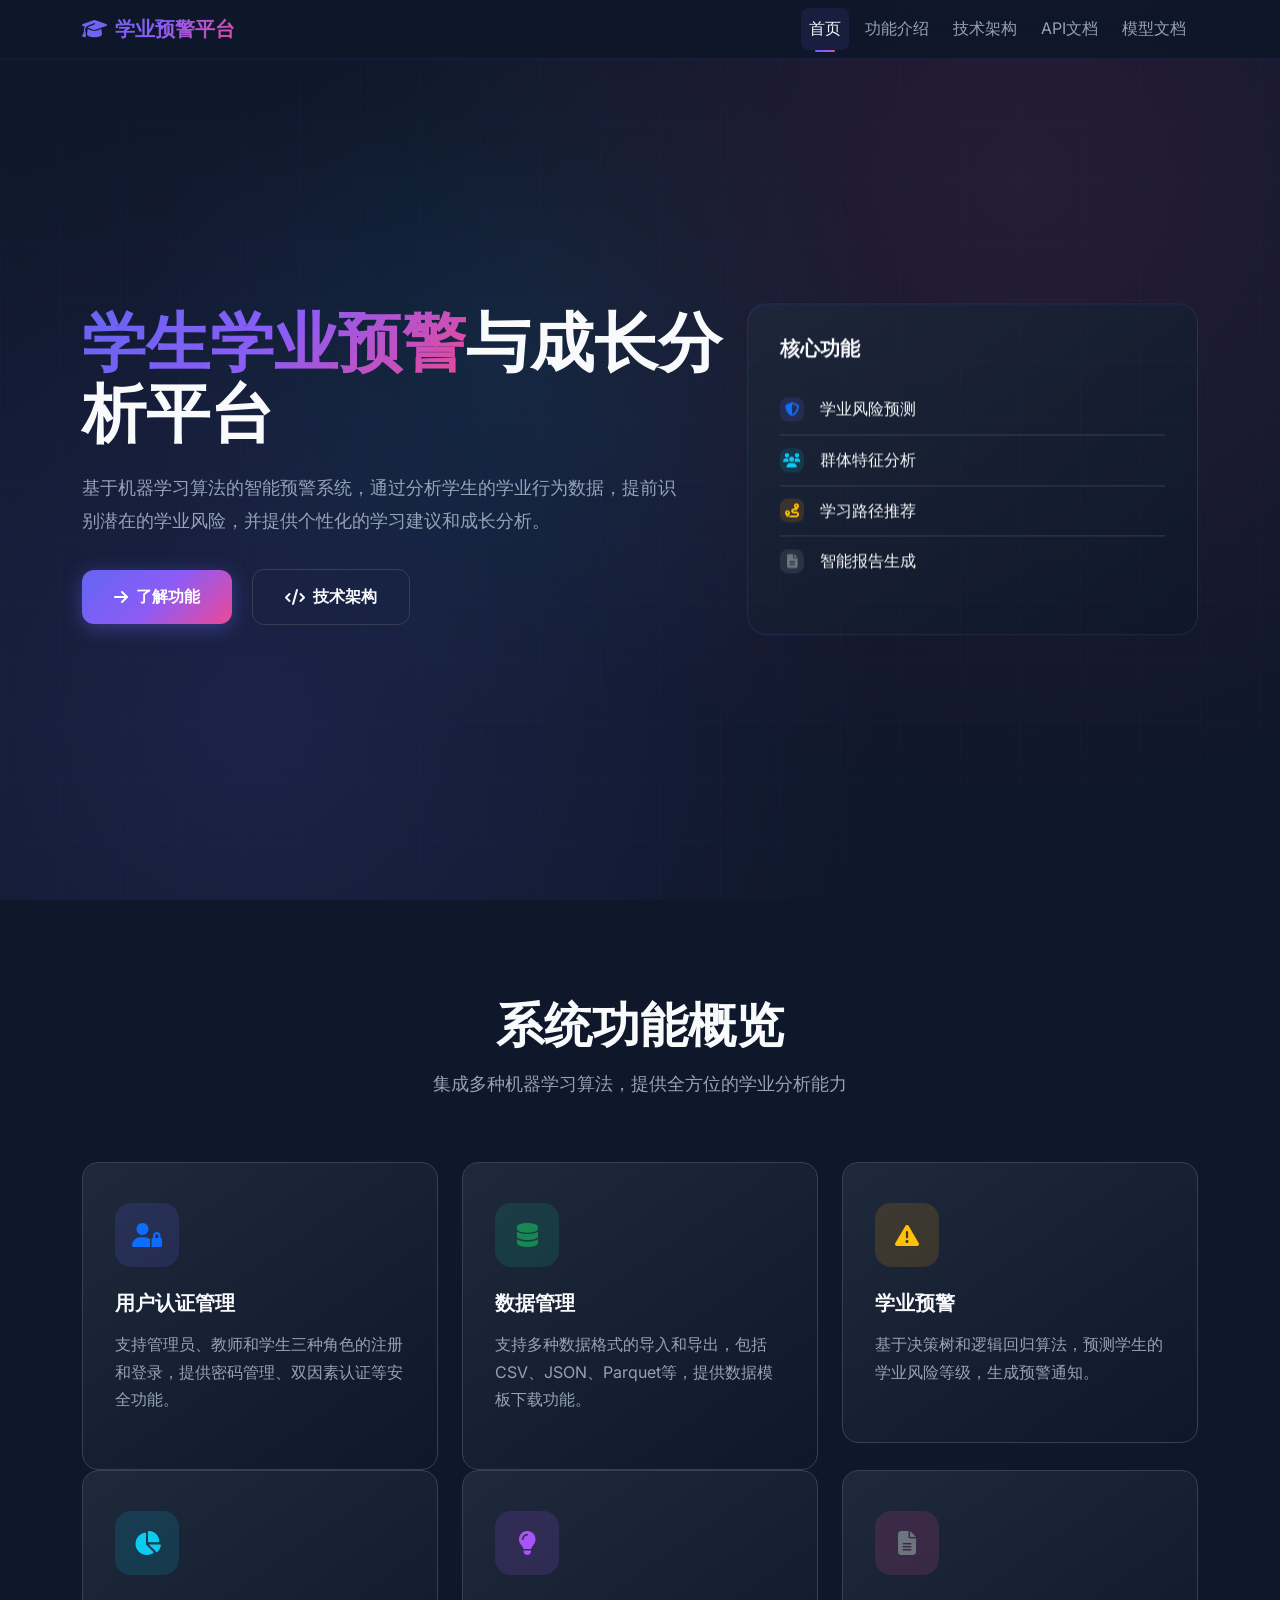
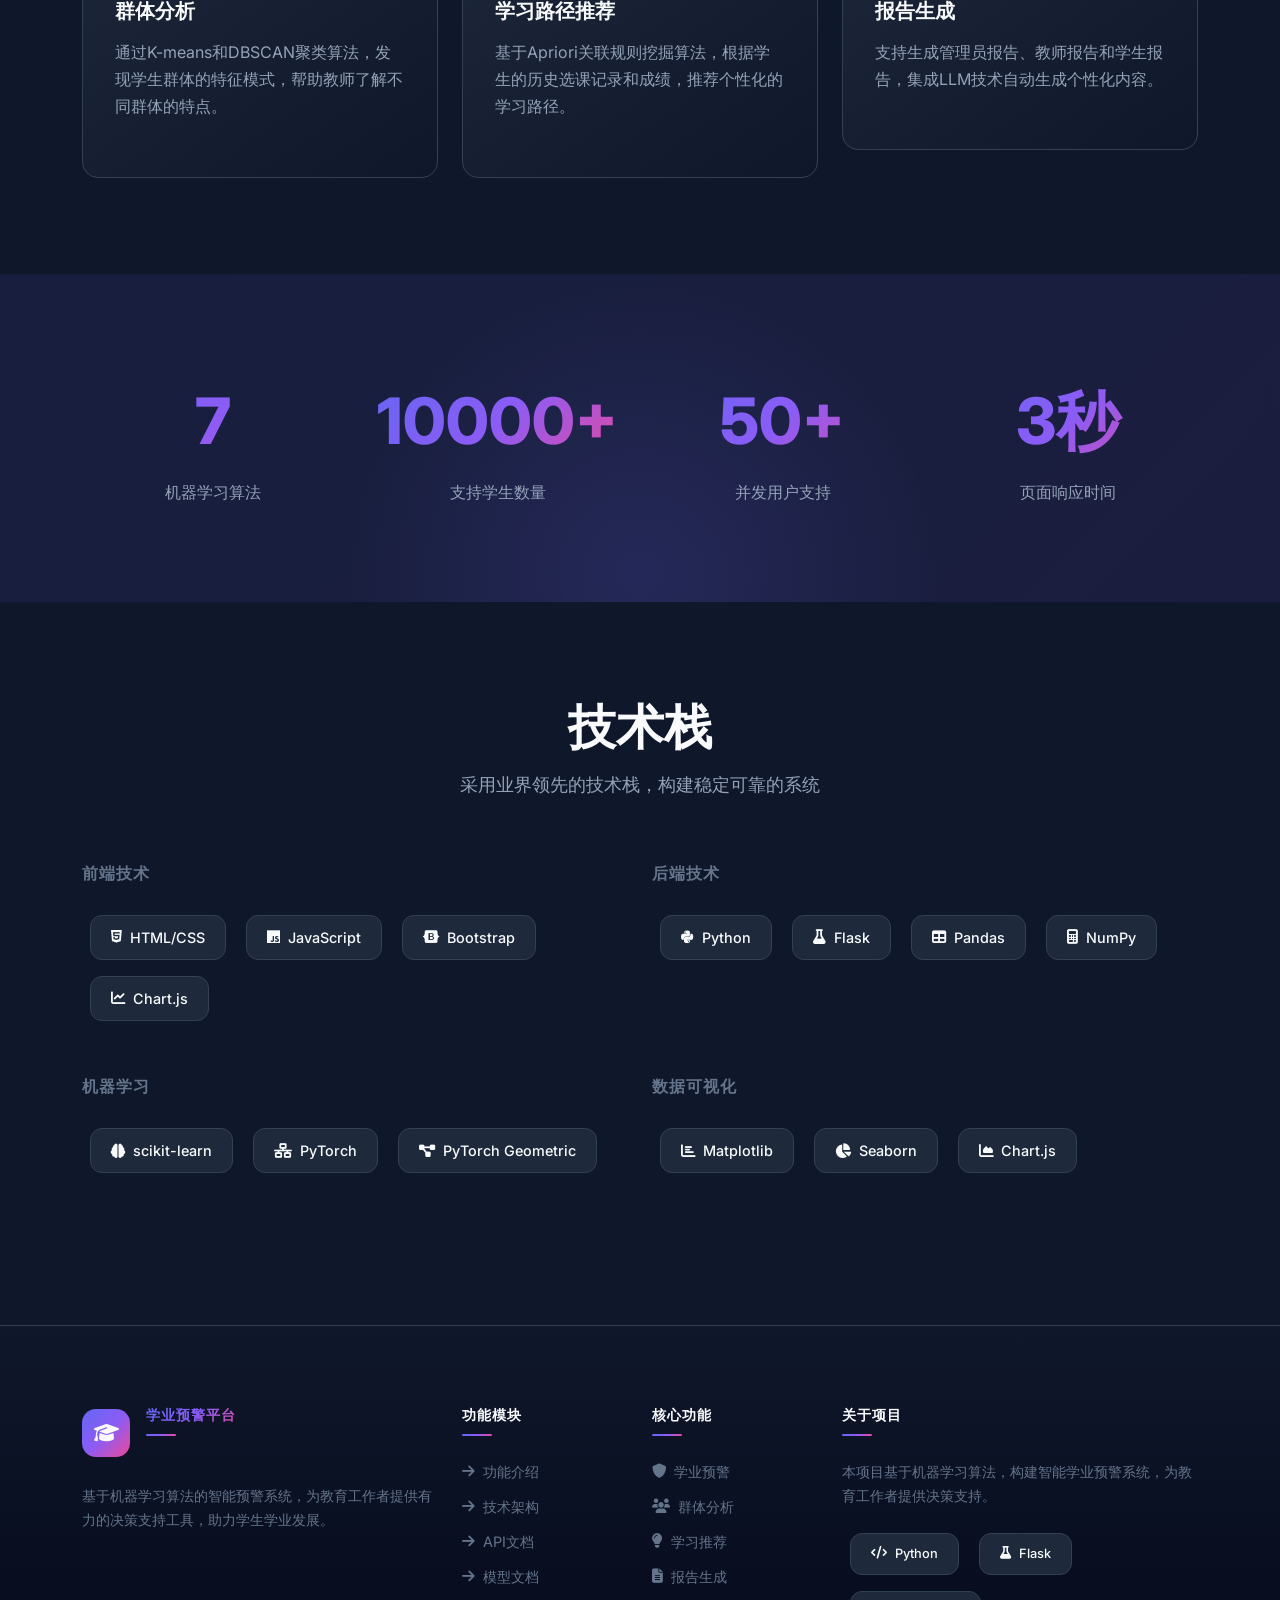
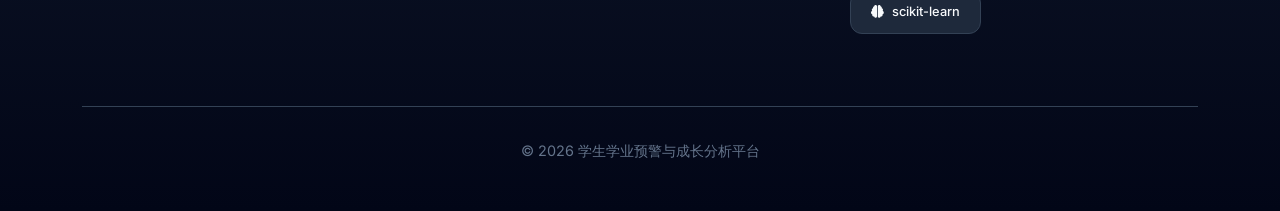
<file: index.html>
<!DOCTYPE html>
<html lang="zh-CN">
<head>
    <meta charset="UTF-8">
    <meta name="viewport" content="width=device-width, initial-scale=1.0">
    <title>学生学业预警与成长分析平台</title>
    <link href="https://cdn.jsdelivr.net/npm/bootstrap@5.3.0/dist/css/bootstrap.min.css" rel="stylesheet">
    <link href="https://cdnjs.cloudflare.com/ajax/libs/font-awesome/6.4.0/css/all.min.css" rel="stylesheet">
    <link href="css/style.css" rel="stylesheet">
</head>
<body>
    <nav class="navbar navbar-expand-lg">
        <div class="container">
            <a class="navbar-brand" href="index.html">
                <i class="fas fa-graduation-cap me-2"></i>学业预警平台
            </a>
            <button class="navbar-toggler" type="button" data-bs-toggle="collapse" data-bs-target="#navbarNav">
                <span class="navbar-toggler-icon"></span>
            </button>
            <div class="collapse navbar-collapse" id="navbarNav">
                <ul class="navbar-nav ms-auto">
                    <li class="nav-item"><a class="nav-link active" href="index.html">首页</a></li>
                    <li class="nav-item"><a class="nav-link" href="features.html">功能介绍</a></li>
                    <li class="nav-item"><a class="nav-link" href="architecture.html">技术架构</a></li>
                    <li class="nav-item"><a class="nav-link" href="api.html">API文档</a></li>
                    <li class="nav-item"><a class="nav-link" href="models.html">模型文档</a></li>
                </ul>
            </div>
        </div>
    </nav>

    <section class="hero-section">
        <div class="container">
            <div class="row align-items-center">
                <div class="col-lg-7 hero-content">
                    <h1 class="hero-title">
                        <span>学生学业预警</span>与成长分析平台
                    </h1>
                    <p class="hero-subtitle">
                        基于机器学习算法的智能预警系统，通过分析学生的学业行为数据，提前识别潜在的学业风险，并提供个性化的学习建议和成长分析。
                    </p>
                    <div class="mt-6">
                        <a href="features.html" class="hero-btn hero-btn-primary">
                            <i class="fas fa-arrow-right"></i>了解功能
                        </a>
                        <a href="architecture.html" class="hero-btn hero-btn-secondary ms-3">
                            <i class="fas fa-code"></i>技术架构
                        </a>
                    </div>
                </div>
                <div class="col-lg-5">
                    <div class="hero-card">
                        <h3>核心功能</h3>
                        <ul>
                            <li><i class="fas fa-shield-halved text-primary" style="background: rgba(99, 102, 241, 0.15);"></i>学业风险预测</li>
                            <li><i class="fas fa-users text-info" style="background: rgba(6, 182, 212, 0.15);"></i>群体特征分析</li>
                            <li><i class="fas fa-route text-warning" style="background: rgba(245, 158, 11, 0.15);"></i>学习路径推荐</li>
                            <li><i class="fas fa-file-lines text-secondary" style="background: rgba(148, 163, 184, 0.15);"></i>智能报告生成</li>
                        </ul>
                    </div>
                </div>
            </div>
        </div>
    </section>

    <section class="feature-section">
        <div class="container">
            <div class="section-title">
                <h2>系统功能概览</h2>
                <p>集成多种机器学习算法，提供全方位的学业分析能力</p>
            </div>
            
            <div class="row g-6">
                <div class="col-md-4">
                    <div class="feature-card">
                        <div class="feature-icon" style="background: rgba(99, 102, 241, 0.15);">
                            <i class="fas fa-user-lock text-primary"></i>
                        </div>
                        <h3>用户认证管理</h3>
                        <p>支持管理员、教师和学生三种角色的注册和登录，提供密码管理、双因素认证等安全功能。</p>
                    </div>
                </div>
                <div class="col-md-4">
                    <div class="feature-card">
                        <div class="feature-icon" style="background: rgba(16, 185, 129, 0.15);">
                            <i class="fas fa-database text-success"></i>
                        </div>
                        <h3>数据管理</h3>
                        <p>支持多种数据格式的导入和导出，包括CSV、JSON、Parquet等，提供数据模板下载功能。</p>
                    </div>
                </div>
                <div class="col-md-4">
                    <div class="feature-card">
                        <div class="feature-icon" style="background: rgba(245, 158, 11, 0.15);">
                            <i class="fas fa-triangle-exclamation text-warning"></i>
                        </div>
                        <h3>学业预警</h3>
                        <p>基于决策树和逻辑回归算法，预测学生的学业风险等级，生成预警通知。</p>
                    </div>
                </div>
                <div class="col-md-4">
                    <div class="feature-card">
                        <div class="feature-icon" style="background: rgba(6, 182, 212, 0.15);">
                            <i class="fas fa-chart-pie text-info"></i>
                        </div>
                        <h3>群体分析</h3>
                        <p>通过K-means和DBSCAN聚类算法，发现学生群体的特征模式，帮助教师了解不同群体的特点。</p>
                    </div>
                </div>
                <div class="col-md-4">
                    <div class="feature-card">
                        <div class="feature-icon" style="background: rgba(168, 85, 247, 0.15);">
                            <i class="fas fa-lightbulb text-purple"></i>
                        </div>
                        <h3>学习路径推荐</h3>
                        <p>基于Apriori关联规则挖掘算法，根据学生的历史选课记录和成绩，推荐个性化的学习路径。</p>
                    </div>
                </div>
                <div class="col-md-4">
                    <div class="feature-card">
                        <div class="feature-icon" style="background: rgba(236, 72, 153, 0.15);">
                            <i class="fas fa-file-text text-secondary"></i>
                        </div>
                        <h3>报告生成</h3>
                        <p>支持生成管理员报告、教师报告和学生报告，集成LLM技术自动生成个性化内容。</p>
                    </div>
                </div>
            </div>
        </div>
    </section>

    <section class="stats-section">
        <div class="container">
            <div class="row">
                <div class="col-md-3 stat-item">
                    <div class="stat-number">7</div>
                    <div class="stat-label">机器学习算法</div>
                </div>
                <div class="col-md-3 stat-item">
                    <div class="stat-number">10000+</div>
                    <div class="stat-label">支持学生数量</div>
                </div>
                <div class="col-md-3 stat-item">
                    <div class="stat-number">50+</div>
                    <div class="stat-label">并发用户支持</div>
                </div>
                <div class="col-md-3 stat-item">
                    <div class="stat-number">3秒</div>
                    <div class="stat-label">页面响应时间</div>
                </div>
            </div>
        </div>
    </section>

    <section class="tech-stack">
        <div class="container">
            <div class="section-title">
                <h2>技术栈</h2>
                <p>采用业界领先的技术栈，构建稳定可靠的系统</p>
            </div>
            
            <div class="row">
                <div class="col-md-6 tech-category">
                    <h3>前端技术</h3>
                    <span class="tech-badge"><i class="fab fa-html5"></i>HTML/CSS</span>
                    <span class="tech-badge"><i class="fab fa-js"></i>JavaScript</span>
                    <span class="tech-badge"><i class="fab fa-bootstrap"></i>Bootstrap</span>
                    <span class="tech-badge"><i class="fas fa-chart-line"></i>Chart.js</span>
                </div>
                <div class="col-md-6 tech-category">
                    <h3>后端技术</h3>
                    <span class="tech-badge"><i class="fab fa-python"></i>Python</span>
                    <span class="tech-badge"><i class="fas fa-flask"></i>Flask</span>
                    <span class="tech-badge"><i class="fas fa-table"></i>Pandas</span>
                    <span class="tech-badge"><i class="fas fa-calculator"></i>NumPy</span>
                </div>
                <div class="col-md-6 tech-category mt-6">
                    <h3>机器学习</h3>
                    <span class="tech-badge"><i class="fas fa-brain"></i>scikit-learn</span>
                    <span class="tech-badge"><i class="fas fa-network-wired"></i>PyTorch</span>
                    <span class="tech-badge"><i class="fas fa-project-diagram"></i>PyTorch Geometric</span>
                </div>
                <div class="col-md-6 tech-category mt-6">
                    <h3>数据可视化</h3>
                    <span class="tech-badge"><i class="fas fa-bar-chart"></i>Matplotlib</span>
                    <span class="tech-badge"><i class="fas fa-chart-pie"></i>Seaborn</span>
                    <span class="tech-badge"><i class="fas fa-chart-area"></i>Chart.js</span>
                </div>
            </div>
        </div>
    </section>

    <footer class="footer">
        <div class="container">
            <div class="row">
                <div class="col-lg-4 mb-6">
                    <div class="footer-brand">
                        <div class="footer-brand-icon">
                            <i class="fas fa-graduation-cap"></i>
                        </div>
                        <h4>学业预警平台</h4>
                    </div>
                    <p>基于机器学习算法的智能预警系统，为教育工作者提供有力的决策支持工具，助力学生学业发展。</p>
                </div>
                
                <div class="col-lg-2 mb-6">
                    <h4>功能模块</h4>
                    <ul class="footer-links">
                        <li><a href="features.html"><i class="fas fa-arrow-right"></i>功能介绍</a></li>
                        <li><a href="architecture.html"><i class="fas fa-arrow-right"></i>技术架构</a></li>
                        <li><a href="api.html"><i class="fas fa-arrow-right"></i>API文档</a></li>
                        <li><a href="models.html"><i class="fas fa-arrow-right"></i>模型文档</a></li>
                    </ul>
                </div>
                
                <div class="col-lg-2 mb-6">
                    <h4>核心功能</h4>
                    <ul class="footer-links">
                        <li><a href="features.html#warning"><i class="fas fa-shield"></i>学业预警</a></li>
                        <li><a href="features.html#analysis"><i class="fas fa-users"></i>群体分析</a></li>
                        <li><a href="features.html#recommendation"><i class="fas fa-lightbulb"></i>学习推荐</a></li>
                        <li><a href="features.html#report"><i class="fas fa-file-text"></i>报告生成</a></li>
                    </ul>
                </div>
                
                <div class="col-lg-4 mb-6">
                    <h4>关于项目</h4>
                    <p>本项目基于机器学习算法，构建智能学业预警系统，为教育工作者提供决策支持。</p>
                    <div class="mt-3">
                        <span class="tech-badge" style="font-size: 0.8rem;"><i class="fas fa-code"></i>Python</span>
                        <span class="tech-badge" style="font-size: 0.8rem;"><i class="fas fa-flask"></i>Flask</span>
                        <span class="tech-badge" style="font-size: 0.8rem;"><i class="fas fa-brain"></i>scikit-learn</span>
                    </div>
                </div>
            </div>
            
            <div class="footer-bottom">
                <p>&copy; 2026 学生学业预警与成长分析平台</p>
            </div>
        </div>
    </footer>

    <script src="https://cdn.jsdelivr.net/npm/bootstrap@5.3.0/dist/js/bootstrap.bundle.min.js"></script>
    <script src="js/script.js"></script>
</body>
</html>
</file>
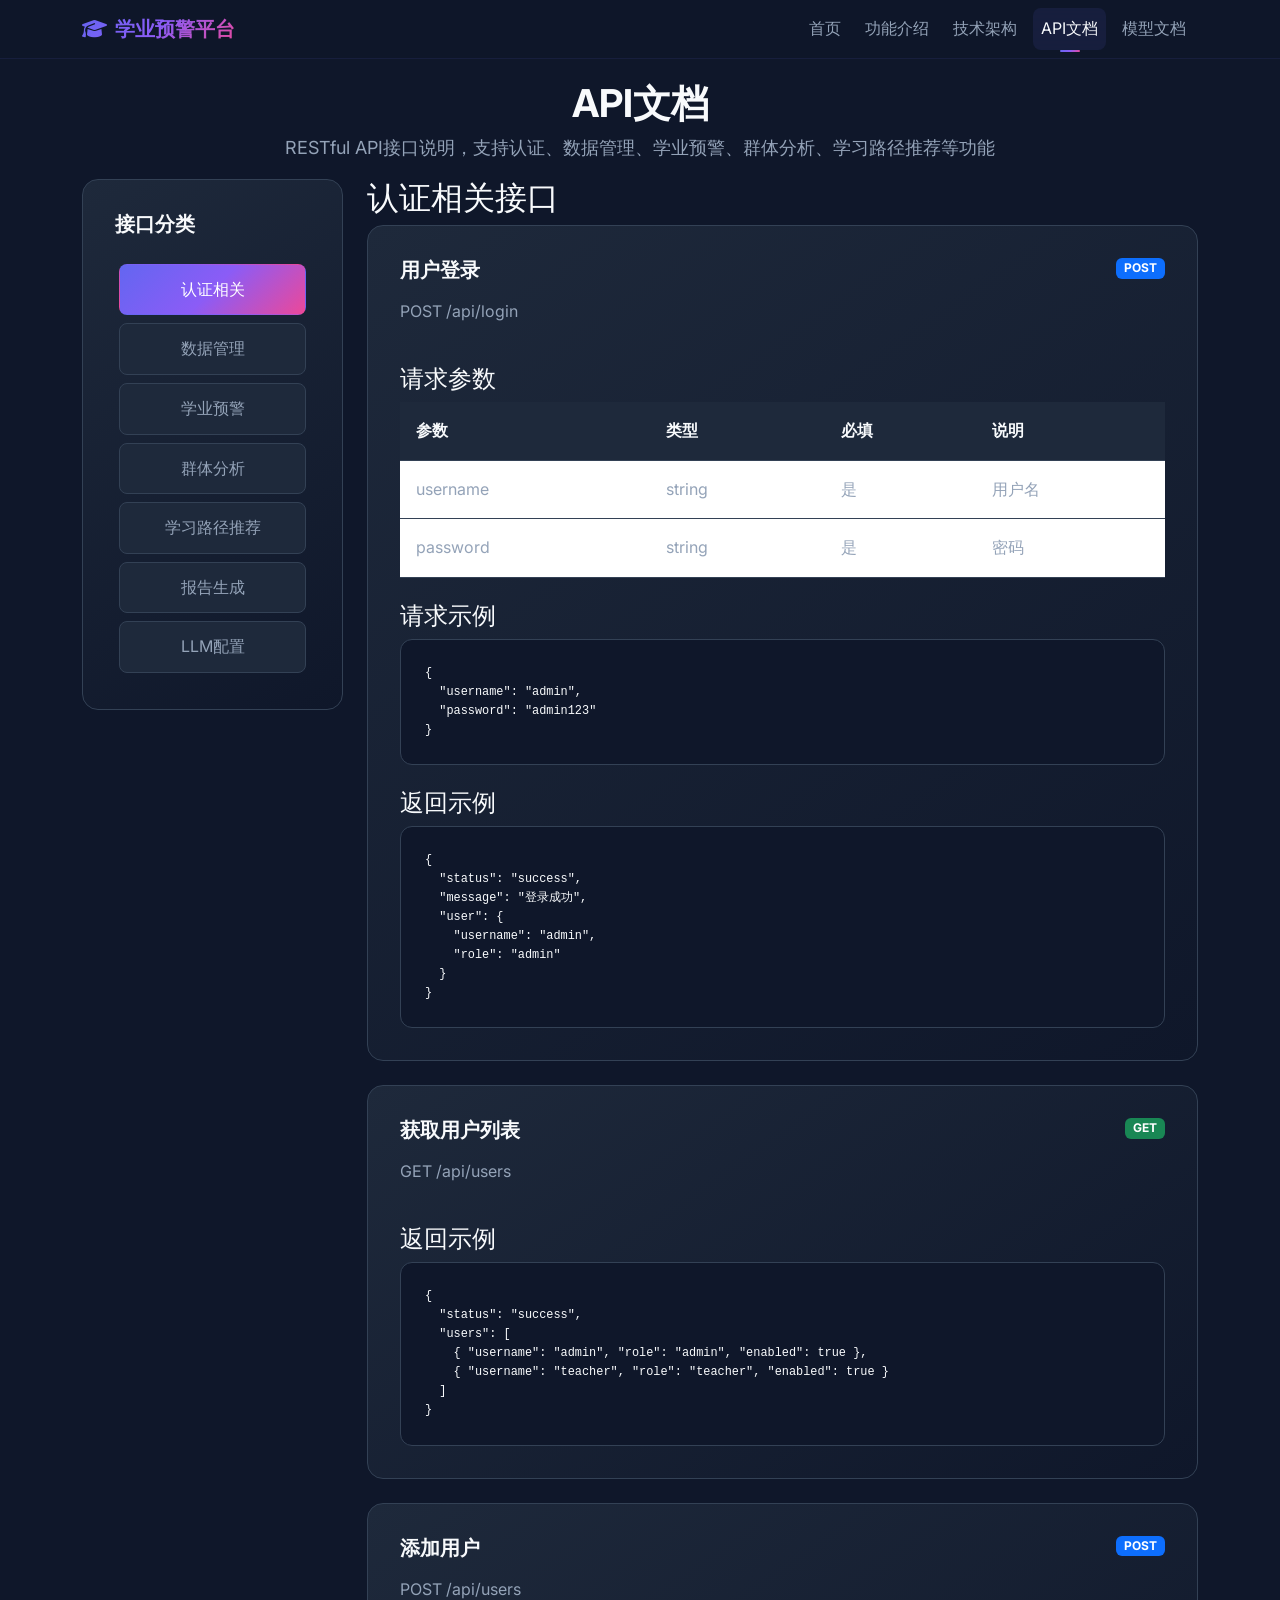
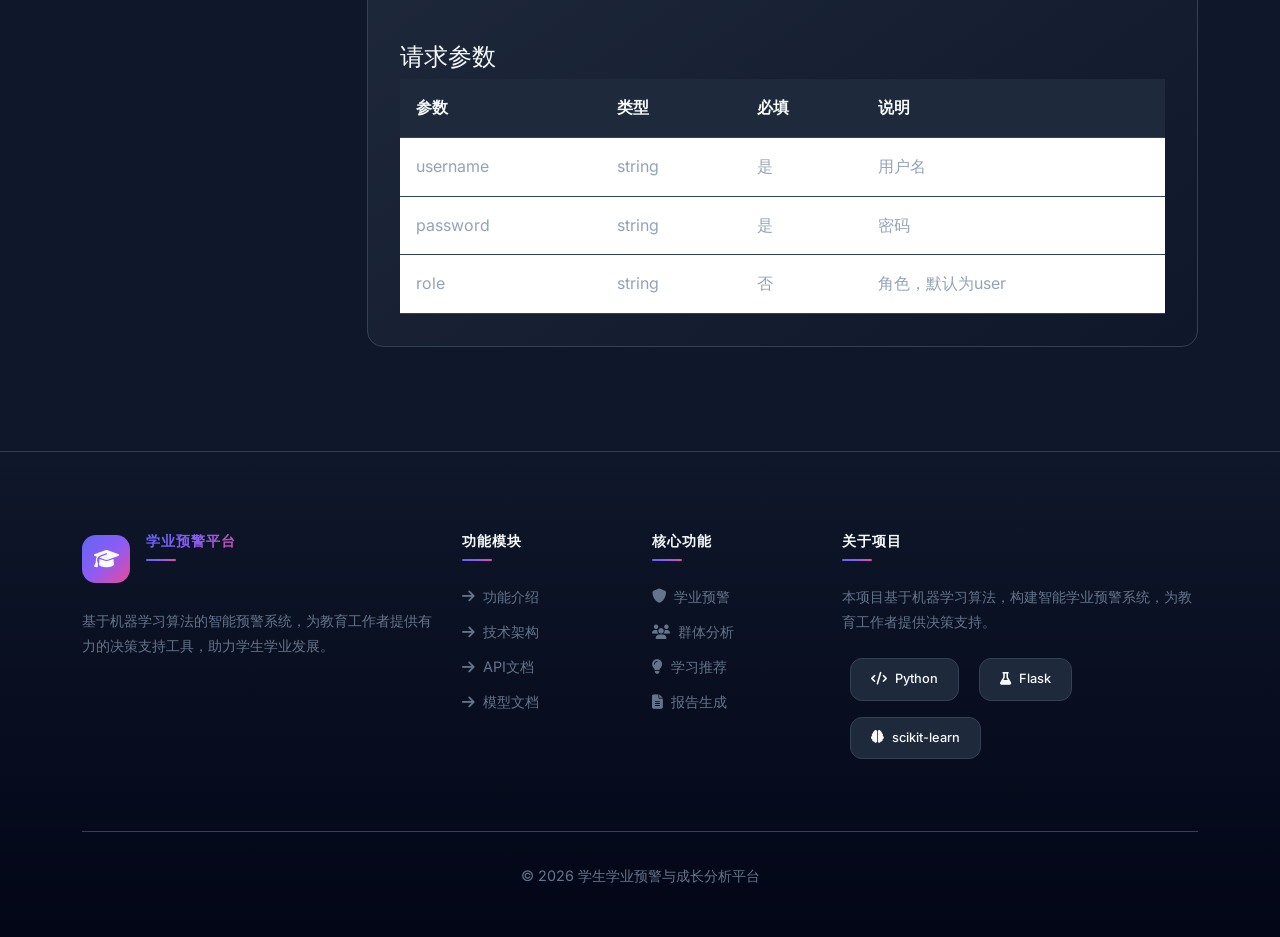
<file: api.html>
<!DOCTYPE html>
<html lang="zh-CN">
<head>
    <meta charset="UTF-8">
    <meta name="viewport" content="width=device-width, initial-scale=1.0">
    <title>API文档 - 学生学业预警与成长分析平台</title>
    <link href="https://cdn.jsdelivr.net/npm/bootstrap@5.3.0/dist/css/bootstrap.min.css" rel="stylesheet">
    <link href="https://cdnjs.cloudflare.com/ajax/libs/font-awesome/6.4.0/css/all.min.css" rel="stylesheet">
    <link href="css/style.css" rel="stylesheet">
</head>
<body>
    <nav class="navbar navbar-expand-lg">
        <div class="container">
            <a class="navbar-brand" href="index.html">
                <i class="fas fa-graduation-cap me-2"></i>学业预警平台
            </a>
            <button class="navbar-toggler" type="button" data-bs-toggle="collapse" data-bs-target="#navbarNav">
                <span class="navbar-toggler-icon"></span>
            </button>
            <div class="collapse navbar-collapse" id="navbarNav">
                <ul class="navbar-nav ms-auto">
                    <li class="nav-item"><a class="nav-link" href="index.html">首页</a></li>
                    <li class="nav-item"><a class="nav-link" href="features.html">功能介绍</a></li>
                    <li class="nav-item"><a class="nav-link" href="architecture.html">技术架构</a></li>
                    <li class="nav-item"><a class="nav-link active" href="api.html">API文档</a></li>
                    <li class="nav-item"><a class="nav-link" href="models.html">模型文档</a></li>
                </ul>
            </div>
        </div>
    </nav>

    <section class="section-content">
        <div class="container">
            <div class="text-center mb-10">
                <h1 class="page-title">API文档</h1>
                <p class="page-subtitle">RESTful API接口说明，支持认证、数据管理、学业预警、群体分析、学习路径推荐等功能</p>
            </div>

            <div class="row">
                <div class="col-lg-3">
                    <div class="content-card">
                        <h3>接口分类</h3>
                        <div class="nav flex-column nav-pills mt-4" id="v-pills-tab" role="tablist">
                            <button class="nav-link active" id="auth-tab" data-bs-toggle="pill" data-bs-target="#auth">认证相关</button>
                            <button class="nav-link" id="data-tab" data-bs-toggle="pill" data-bs-target="#data">数据管理</button>
                            <button class="nav-link" id="warning-tab" data-bs-toggle="pill" data-bs-target="#warning">学业预警</button>
                            <button class="nav-link" id="analysis-tab" data-bs-toggle="pill" data-bs-target="#analysis">群体分析</button>
                            <button class="nav-link" id="recommendation-tab" data-bs-toggle="pill" data-bs-target="#recommendation">学习路径推荐</button>
                            <button class="nav-link" id="report-tab" data-bs-toggle="pill" data-bs-target="#report">报告生成</button>
                            <button class="nav-link" id="llm-tab" data-bs-toggle="pill" data-bs-target="#llm">LLM配置</button>
                        </div>
                    </div>
                </div>

                <div class="col-lg-9">
                    <div class="tab-content" id="v-pills-tabContent">
                        <div class="tab-pane active" id="auth">
                            <h2>认证相关接口</h2>
                            
                            <div class="content-card mb-6">
                                <div class="d-flex justify-content-between align-items-start">
                                    <div>
                                        <h3>用户登录</h3>
                                        <p>POST /api/login</p>
                                    </div>
                                    <span class="badge bg-primary">POST</span>
                                </div>
                                <div class="mt-4">
                                    <h4>请求参数</h4>
                                    <table class="table table-sm">
                                        <thead>
                                            <tr><th>参数</th><th>类型</th><th>必填</th><th>说明</th></tr>
                                        </thead>
                                        <tbody>
                                            <tr><td>username</td><td>string</td><td>是</td><td>用户名</td></tr>
                                            <tr><td>password</td><td>string</td><td>是</td><td>密码</td></tr>
                                        </tbody>
                                    </table>
                                </div>
                                <div class="mt-4">
                                    <h4>请求示例</h4>
                                    <div class="code-block">
                                        <pre>{
  "username": "admin",
  "password": "admin123"
}</pre>
                                    </div>
                                </div>
                                <div class="mt-4">
                                    <h4>返回示例</h4>
                                    <div class="code-block">
                                        <pre>{
  "status": "success",
  "message": "登录成功",
  "user": {
    "username": "admin",
    "role": "admin"
  }
}</pre>
                                    </div>
                                </div>
                            </div>

                            <div class="content-card mb-6">
                                <div class="d-flex justify-content-between align-items-start">
                                    <div>
                                        <h3>获取用户列表</h3>
                                        <p>GET /api/users</p>
                                    </div>
                                    <span class="badge bg-success">GET</span>
                                </div>
                                <div class="mt-4">
                                    <h4>返回示例</h4>
                                    <div class="code-block">
                                        <pre>{
  "status": "success",
  "users": [
    { "username": "admin", "role": "admin", "enabled": true },
    { "username": "teacher", "role": "teacher", "enabled": true }
  ]
}</pre>
                                    </div>
                                </div>
                            </div>

                            <div class="content-card">
                                <div class="d-flex justify-content-between align-items-start">
                                    <div>
                                        <h3>添加用户</h3>
                                        <p>POST /api/users</p>
                                    </div>
                                    <span class="badge bg-primary">POST</span>
                                </div>
                                <div class="mt-4">
                                    <h4>请求参数</h4>
                                    <table class="table table-sm">
                                        <thead>
                                            <tr><th>参数</th><th>类型</th><th>必填</th><th>说明</th></tr>
                                        </thead>
                                        <tbody>
                                            <tr><td>username</td><td>string</td><td>是</td><td>用户名</td></tr>
                                            <tr><td>password</td><td>string</td><td>是</td><td>密码</td></tr>
                                            <tr><td>role</td><td>string</td><td>否</td><td>角色，默认为user</td></tr>
                                        </tbody>
                                    </table>
                                </div>
                            </div>
                        </div>

                        <div class="tab-pane" id="data">
                            <h2>数据管理接口</h2>
                            
                            <div class="content-card mb-6">
                                <div class="d-flex justify-content-between align-items-start">
                                    <div>
                                        <h3>上传数据文件</h3>
                                        <p>POST /upload</p>
                                    </div>
                                    <span class="badge bg-primary">POST</span>
                                </div>
                                <div class="mt-4">
                                    <h4>请求参数</h4>
                                    <table class="table table-sm">
                                        <thead>
                                            <tr><th>参数</th><th>类型</th><th>必填</th><th>说明</th></tr>
                                        </thead>
                                        <tbody>
                                            <tr><td>file</td><td>file</td><td>是</td><td>数据文件，支持CSV格式</td></tr>
                                        </tbody>
                                    </table>
                                </div>
                            </div>

                            <div class="content-card">
                                <div class="d-flex justify-content-between align-items-start">
                                    <div>
                                        <h3>下载数据模板</h3>
                                        <p>GET /download-template/{template_name}</p>
                                    </div>
                                    <span class="badge bg-success">GET</span>
                                </div>
                                <div class="mt-4">
                                    <h4>路径参数</h4>
                                    <table class="table table-sm">
                                        <thead>
                                            <tr><th>参数</th><th>类型</th><th>说明</th></tr>
                                        </thead>
                                        <tbody>
                                            <tr><td>template_name</td><td>string</td><td>模板名称：students/grades/attendance/courses</td></tr>
                                        </tbody>
                                    </table>
                                </div>
                            </div>
                        </div>

                        <div class="tab-pane" id="warning">
                            <h2>学业预警接口</h2>
                            
                            <div class="content-card mb-6">
                                <div class="d-flex justify-content-between align-items-start">
                                    <div>
                                        <h3>运行预警系统</h3>
                                        <p>POST /run-warning</p>
                                    </div>
                                    <span class="badge bg-primary">POST</span>
                                </div>
                                <div class="mt-4">
                                    <h4>返回示例</h4>
                                    <div class="code-block">
                                        <pre>{
  "status": "success",
  "message": "预警系统运行完成",
  "report": [
    {
      "学生ID": "S001",
      "姓名": "张三",
      "风险等级": "高风险",
      "风险概率": 0.85,
      "风险因素": "挂科门数过多, 平均成绩过低"
    }
  ]
}</pre>
                                    </div>
                                </div>
                            </div>

                            <div class="content-card">
                                <div class="d-flex justify-content-between align-items-start">
                                    <div>
                                        <h3>获取预警报告</h3>
                                        <p>GET /get-warning-report</p>
                                    </div>
                                    <span class="badge bg-success">GET</span>
                                </div>
                            </div>
                        </div>

                        <div class="tab-pane" id="analysis">
                            <h2>群体分析接口</h2>
                            
                            <div class="content-card">
                                <div class="d-flex justify-content-between align-items-start">
                                    <div>
                                        <h3>获取群体分析</h3>
                                        <p>GET /get-group-analysis</p>
                                    </div>
                                    <span class="badge bg-success">GET</span>
                                </div>
                                <div class="mt-4">
                                    <h4>返回示例</h4>
                                    <div class="code-block">
                                        <pre>{
  "status": "success",
  "groups": [
    {
      "群体编号": 0,
      "群体大小": 250,
      "平均成绩": 85.5,
      "平均出勤率": 0.95,
      "主要特征": "成绩优秀，出勤率高",
      "行为模式": "正常"
    }
  ]
}</pre>
                                    </div>
                                </div>
                            </div>
                        </div>

                        <div class="tab-pane" id="recommendation">
                            <h2>学习路径推荐接口</h2>
                            
                            <div class="content-card mb-6">
                                <div class="d-flex justify-content-between align-items-start">
                                    <div>
                                        <h3>获取学习路径推荐</h3>
                                        <p>GET /get-recommendations/{student_id}</p>
                                    </div>
                                    <span class="badge bg-success">GET</span>
                                </div>
                            </div>

                            <div class="content-card">
                                <div class="d-flex justify-content-between align-items-start">
                                    <div>
                                        <h3>获取LLM个性化推荐</h3>
                                        <p>GET /get-llm-recommendations/{student_id}</p>
                                    </div>
                                    <span class="badge bg-success">GET</span>
                                </div>
                            </div>
                        </div>

                        <div class="tab-pane" id="report">
                            <h2>报告生成接口</h2>
                            
                            <div class="content-card">
                                <div class="d-flex justify-content-between align-items-start">
                                    <div>
                                        <h3>生成报告</h3>
                                        <p>POST /generate-report</p>
                                    </div>
                                    <span class="badge bg-primary">POST</span>
                                </div>
                                <div class="mt-4">
                                    <h4>请求参数</h4>
                                    <table class="table table-sm">
                                        <thead>
                                            <tr><th>参数</th><th>类型</th><th>必填</th><th>说明</th></tr>
                                        </thead>
                                        <tbody>
                                            <tr><td>report_type</td><td>string</td><td>是</td><td>报告类型：admin/teacher/student</td></tr>
                                            <tr><td>student_id</td><td>string</td><td>否</td><td>学生ID，report_type为student时必填</td></tr>
                                        </tbody>
                                    </table>
                                </div>
                            </div>
                        </div>

                        <div class="tab-pane" id="llm">
                            <h2>LLM配置接口</h2>
                            
                            <div class="content-card mb-6">
                                <div class="d-flex justify-content-between align-items-start">
                                    <div>
                                        <h3>获取LLM配置</h3>
                                        <p>GET /get-llm-config</p>
                                    </div>
                                    <span class="badge bg-success">GET</span>
                                </div>
                            </div>

                            <div class="content-card">
                                <div class="d-flex justify-content-between align-items-start">
                                    <div>
                                        <h3>保存LLM配置</h3>
                                        <p>POST /save-llm-config</p>
                                    </div>
                                    <span class="badge bg-primary">POST</span>
                                </div>
                            </div>
                        </div>
                    </div>
                </div>
            </div>
        </div>
    </section>

    <footer class="footer">
        <div class="container">
            <div class="row">
                <div class="col-lg-4 mb-6">
                    <div class="footer-brand">
                        <div class="footer-brand-icon">
                            <i class="fas fa-graduation-cap"></i>
                        </div>
                        <h4>学业预警平台</h4>
                    </div>
                    <p>基于机器学习算法的智能预警系统，为教育工作者提供有力的决策支持工具，助力学生学业发展。</p>
                </div>
                
                <div class="col-lg-2 mb-6">
                    <h4>功能模块</h4>
                    <ul class="footer-links">
                        <li><a href="features.html"><i class="fas fa-arrow-right"></i>功能介绍</a></li>
                        <li><a href="architecture.html"><i class="fas fa-arrow-right"></i>技术架构</a></li>
                        <li><a href="api.html"><i class="fas fa-arrow-right"></i>API文档</a></li>
                        <li><a href="models.html"><i class="fas fa-arrow-right"></i>模型文档</a></li>
                    </ul>
                </div>
                
                <div class="col-lg-2 mb-6">
                    <h4>核心功能</h4>
                    <ul class="footer-links">
                        <li><a href="features.html#warning"><i class="fas fa-shield"></i>学业预警</a></li>
                        <li><a href="features.html#analysis"><i class="fas fa-users"></i>群体分析</a></li>
                        <li><a href="features.html#recommendation"><i class="fas fa-lightbulb"></i>学习推荐</a></li>
                        <li><a href="features.html#report"><i class="fas fa-file-text"></i>报告生成</a></li>
                    </ul>
                </div>
                
                <div class="col-lg-4 mb-6">
                    <h4>关于项目</h4>
                    <p>本项目基于机器学习算法，构建智能学业预警系统，为教育工作者提供决策支持。</p>
                    <div class="mt-3">
                        <span class="tech-badge" style="font-size: 0.8rem;"><i class="fas fa-code"></i>Python</span>
                        <span class="tech-badge" style="font-size: 0.8rem;"><i class="fas fa-flask"></i>Flask</span>
                        <span class="tech-badge" style="font-size: 0.8rem;"><i class="fas fa-brain"></i>scikit-learn</span>
                    </div>
                </div>
            </div>
            
            <div class="footer-bottom">
                <p>&copy; 2026 学生学业预警与成长分析平台</p>
            </div>
        </div>
    </footer>

    <script src="https://cdn.jsdelivr.net/npm/bootstrap@5.3.0/dist/js/bootstrap.bundle.min.js"></script>
    <script src="js/script.js"></script>
</body>
</html>
</file>
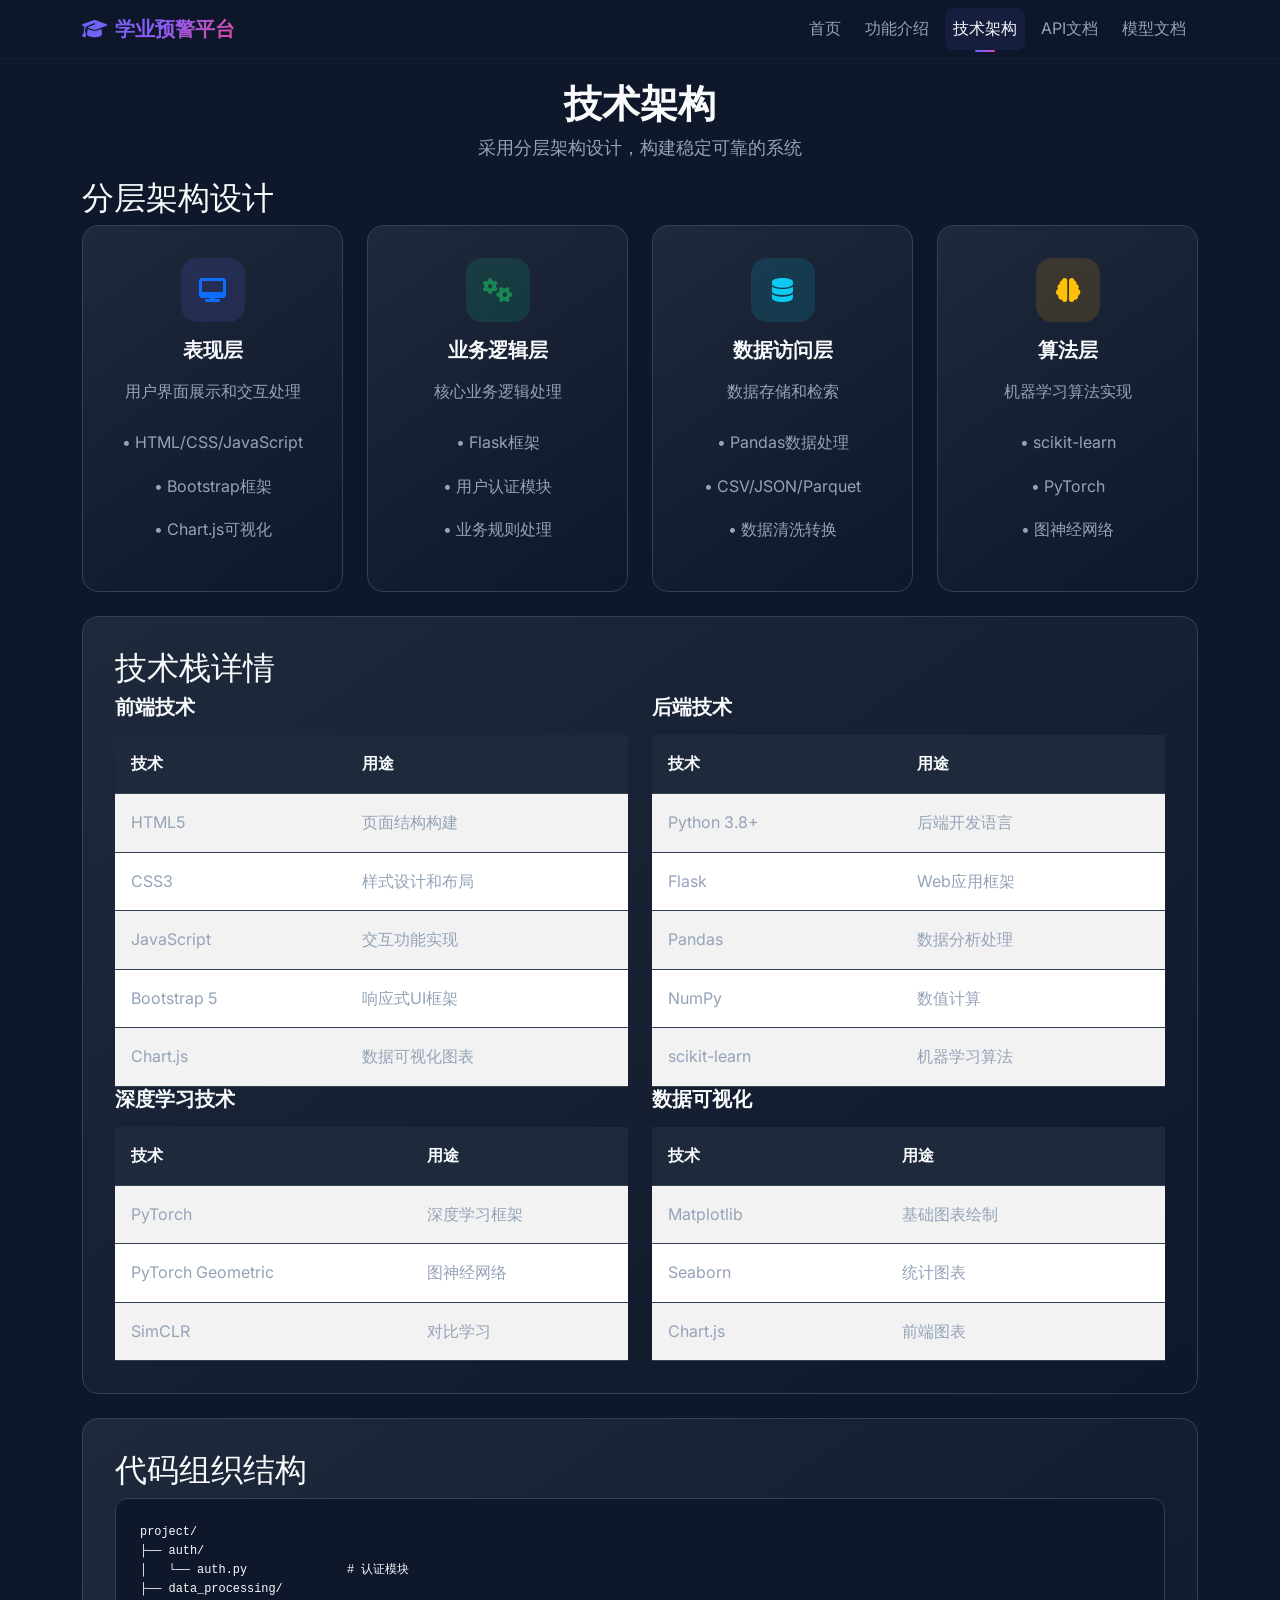
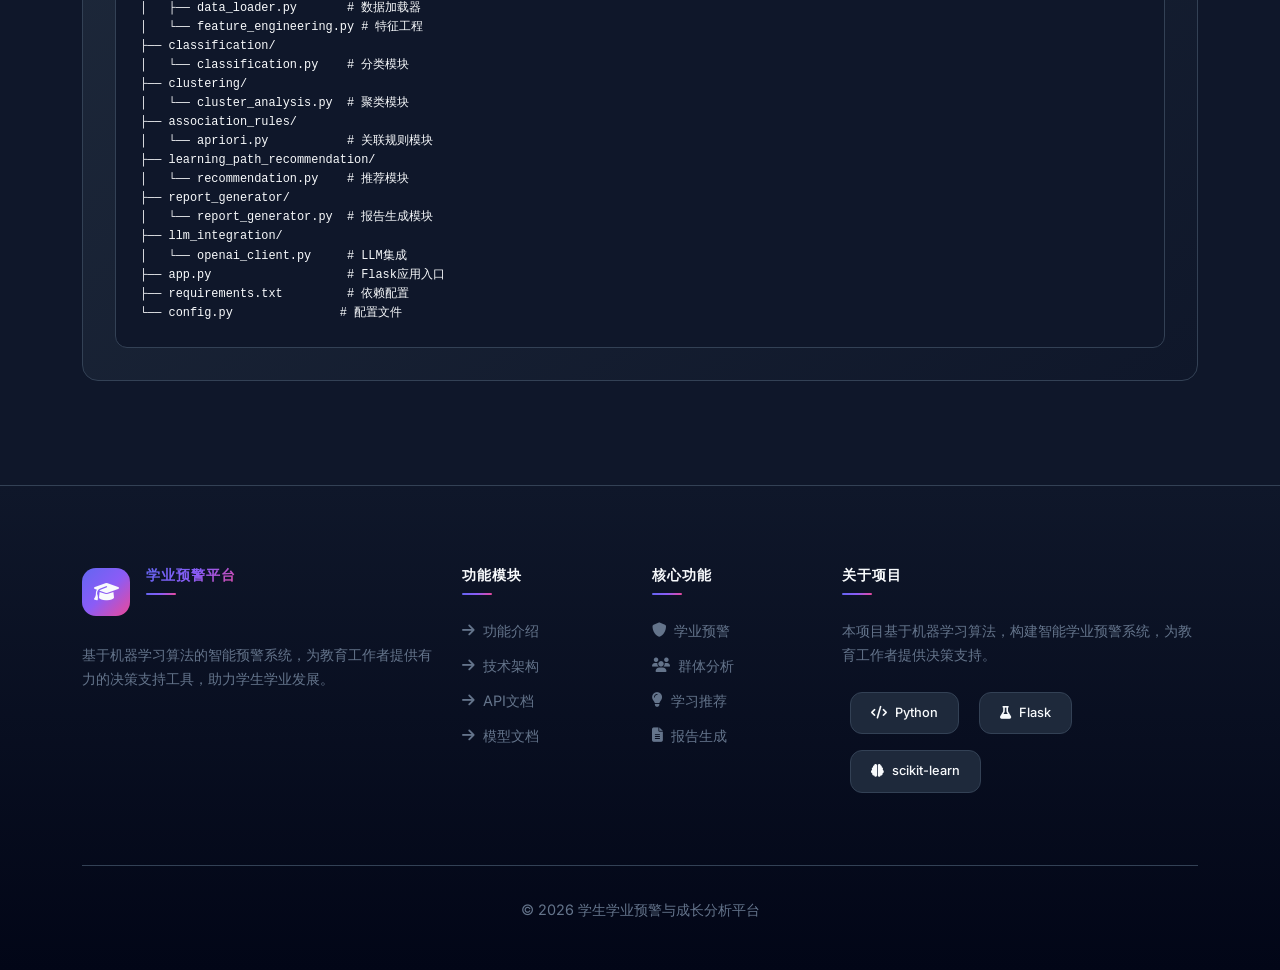
<file: architecture.html>
<!DOCTYPE html>
<html lang="zh-CN">
<head>
    <meta charset="UTF-8">
    <meta name="viewport" content="width=device-width, initial-scale=1.0">
    <title>技术架构 - 学生学业预警与成长分析平台</title>
    <link href="https://cdn.jsdelivr.net/npm/bootstrap@5.3.0/dist/css/bootstrap.min.css" rel="stylesheet">
    <link href="https://cdnjs.cloudflare.com/ajax/libs/font-awesome/6.4.0/css/all.min.css" rel="stylesheet">
    <link href="css/style.css" rel="stylesheet">
</head>
<body>
    <nav class="navbar navbar-expand-lg">
        <div class="container">
            <a class="navbar-brand" href="index.html">
                <i class="fas fa-graduation-cap me-2"></i>学业预警平台
            </a>
            <button class="navbar-toggler" type="button" data-bs-toggle="collapse" data-bs-target="#navbarNav">
                <span class="navbar-toggler-icon"></span>
            </button>
            <div class="collapse navbar-collapse" id="navbarNav">
                <ul class="navbar-nav ms-auto">
                    <li class="nav-item"><a class="nav-link" href="index.html">首页</a></li>
                    <li class="nav-item"><a class="nav-link" href="features.html">功能介绍</a></li>
                    <li class="nav-item"><a class="nav-link active" href="architecture.html">技术架构</a></li>
                    <li class="nav-item"><a class="nav-link" href="api.html">API文档</a></li>
                    <li class="nav-item"><a class="nav-link" href="models.html">模型文档</a></li>
                </ul>
            </div>
        </div>
    </nav>

    <section class="section-content">
        <div class="container">
            <div class="text-center mb-10">
                <h1 class="page-title">技术架构</h1>
                <p class="page-subtitle">采用分层架构设计，构建稳定可靠的系统</p>
            </div>
            <div class="mb-8">
                <h2 class="mb-6">分层架构设计</h2>
                
                <div class="row g-4">
                    <div class="col-md-3">
                        <div class="content-card text-center p-6">
                            <div class="feature-icon" style="background: rgba(99, 102, 241, 0.15); margin: 0 auto; margin-bottom: 1rem;">
                                <i class="fas fa-desktop text-primary text-2xl"></i>
                            </div>
                            <h3>表现层</h3>
                            <p class="text-sm mt-2">用户界面展示和交互处理</p>
                            <div class="mt-4 text-left">
                                <p class="text-sm">• HTML/CSS/JavaScript</p>
                                <p class="text-sm">• Bootstrap框架</p>
                                <p class="text-sm">• Chart.js可视化</p>
                            </div>
                        </div>
                    </div>

                    <div class="col-md-3">
                        <div class="content-card text-center p-6">
                            <div class="feature-icon" style="background: rgba(16, 185, 129, 0.15); margin: 0 auto; margin-bottom: 1rem;">
                                <i class="fas fa-cogs text-success text-2xl"></i>
                            </div>
                            <h3>业务逻辑层</h3>
                            <p class="text-sm mt-2">核心业务逻辑处理</p>
                            <div class="mt-4 text-left">
                                <p class="text-sm">• Flask框架</p>
                                <p class="text-sm">• 用户认证模块</p>
                                <p class="text-sm">• 业务规则处理</p>
                            </div>
                        </div>
                    </div>

                    <div class="col-md-3">
                        <div class="content-card text-center p-6">
                            <div class="feature-icon" style="background: rgba(6, 182, 212, 0.15); margin: 0 auto; margin-bottom: 1rem;">
                                <i class="fas fa-database text-info text-2xl"></i>
                            </div>
                            <h3>数据访问层</h3>
                            <p class="text-sm mt-2">数据存储和检索</p>
                            <div class="mt-4 text-left">
                                <p class="text-sm">• Pandas数据处理</p>
                                <p class="text-sm">• CSV/JSON/Parquet</p>
                                <p class="text-sm">• 数据清洗转换</p>
                            </div>
                        </div>
                    </div>

                    <div class="col-md-3">
                        <div class="content-card text-center p-6">
                            <div class="feature-icon" style="background: rgba(245, 158, 11, 0.15); margin: 0 auto; margin-bottom: 1rem;">
                                <i class="fas fa-brain text-warning text-2xl"></i>
                            </div>
                            <h3>算法层</h3>
                            <p class="text-sm mt-2">机器学习算法实现</p>
                            <div class="mt-4 text-left">
                                <p class="text-sm">• scikit-learn</p>
                                <p class="text-sm">• PyTorch</p>
                                <p class="text-sm">• 图神经网络</p>
                            </div>
                        </div>
                    </div>
                </div>
            </div>

            <div class="content-card mb-8">
                <h2>技术栈详情</h2>
                
                <div class="row">
                    <div class="col-md-6 mb-6">
                        <h3>前端技术</h3>
                        <table class="table table-striped">
                            <thead>
                                <tr>
                                    <th>技术</th>
                                    <th>用途</th>
                                </tr>
                            </thead>
                            <tbody>
                                <tr>
                                    <td>HTML5</td>
                                    <td>页面结构构建</td>
                                </tr>
                                <tr>
                                    <td>CSS3</td>
                                    <td>样式设计和布局</td>
                                </tr>
                                <tr>
                                    <td>JavaScript</td>
                                    <td>交互功能实现</td>
                                </tr>
                                <tr>
                                    <td>Bootstrap 5</td>
                                    <td>响应式UI框架</td>
                                </tr>
                                <tr>
                                    <td>Chart.js</td>
                                    <td>数据可视化图表</td>
                                </tr>
                            </tbody>
                        </table>
                    </div>

                    <div class="col-md-6 mb-6">
                        <h3>后端技术</h3>
                        <table class="table table-striped">
                            <thead>
                                <tr>
                                    <th>技术</th>
                                    <th>用途</th>
                                </tr>
                            </thead>
                            <tbody>
                                <tr>
                                    <td>Python 3.8+</td>
                                    <td>后端开发语言</td>
                                </tr>
                                <tr>
                                    <td>Flask</td>
                                    <td>Web应用框架</td>
                                </tr>
                                <tr>
                                    <td>Pandas</td>
                                    <td>数据分析处理</td>
                                </tr>
                                <tr>
                                    <td>NumPy</td>
                                    <td>数值计算</td>
                                </tr>
                                <tr>
                                    <td>scikit-learn</td>
                                    <td>机器学习算法</td>
                                </tr>
                            </tbody>
                        </table>
                    </div>

                    <div class="col-md-6">
                        <h3>深度学习技术</h3>
                        <table class="table table-striped">
                            <thead>
                                <tr>
                                    <th>技术</th>
                                    <th>用途</th>
                                </tr>
                            </thead>
                            <tbody>
                                <tr>
                                    <td>PyTorch</td>
                                    <td>深度学习框架</td>
                                </tr>
                                <tr>
                                    <td>PyTorch Geometric</td>
                                    <td>图神经网络</td>
                                </tr>
                                <tr>
                                    <td>SimCLR</td>
                                    <td>对比学习</td>
                                </tr>
                            </tbody>
                        </table>
                    </div>

                    <div class="col-md-6">
                        <h3>数据可视化</h3>
                        <table class="table table-striped">
                            <thead>
                                <tr>
                                    <th>技术</th>
                                    <th>用途</th>
                                </tr>
                            </thead>
                            <tbody>
                                <tr>
                                    <td>Matplotlib</td>
                                    <td>基础图表绘制</td>
                                </tr>
                                <tr>
                                    <td>Seaborn</td>
                                    <td>统计图表</td>
                                </tr>
                                <tr>
                                    <td>Chart.js</td>
                                    <td>前端图表</td>
                                </tr>
                            </tbody>
                        </table>
                    </div>
                </div>
            </div>

            <div class="content-card">
                <h2>代码组织结构</h2>
                <div class="code-block">
                    <pre>project/
├── auth/
│   └── auth.py              # 认证模块
├── data_processing/
│   ├── data_loader.py       # 数据加载器
│   └── feature_engineering.py # 特征工程
├── classification/
│   └── classification.py    # 分类模块
├── clustering/
│   └── cluster_analysis.py  # 聚类模块
├── association_rules/
│   └── apriori.py           # 关联规则模块
├── learning_path_recommendation/
│   └── recommendation.py    # 推荐模块
├── report_generator/
│   └── report_generator.py  # 报告生成模块
├── llm_integration/
│   └── openai_client.py     # LLM集成
├── app.py                   # Flask应用入口
├── requirements.txt         # 依赖配置
└── config.py               # 配置文件</pre>
                </div>
            </div>
        </div>
    </section>

    <footer class="footer">
        <div class="container">
            <div class="row">
                <div class="col-lg-4 mb-6">
                    <div class="footer-brand">
                        <div class="footer-brand-icon">
                            <i class="fas fa-graduation-cap"></i>
                        </div>
                        <h4>学业预警平台</h4>
                    </div>
                    <p>基于机器学习算法的智能预警系统，为教育工作者提供有力的决策支持工具，助力学生学业发展。</p>
                </div>
                
                <div class="col-lg-2 mb-6">
                    <h4>功能模块</h4>
                    <ul class="footer-links">
                        <li><a href="features.html"><i class="fas fa-arrow-right"></i>功能介绍</a></li>
                        <li><a href="architecture.html"><i class="fas fa-arrow-right"></i>技术架构</a></li>
                        <li><a href="api.html"><i class="fas fa-arrow-right"></i>API文档</a></li>
                        <li><a href="models.html"><i class="fas fa-arrow-right"></i>模型文档</a></li>
                    </ul>
                </div>
                
                <div class="col-lg-2 mb-6">
                    <h4>核心功能</h4>
                    <ul class="footer-links">
                        <li><a href="features.html#warning"><i class="fas fa-shield"></i>学业预警</a></li>
                        <li><a href="features.html#analysis"><i class="fas fa-users"></i>群体分析</a></li>
                        <li><a href="features.html#recommendation"><i class="fas fa-lightbulb"></i>学习推荐</a></li>
                        <li><a href="features.html#report"><i class="fas fa-file-text"></i>报告生成</a></li>
                    </ul>
                </div>
                
                <div class="col-lg-4 mb-6">
                    <h4>关于项目</h4>
                    <p>本项目基于机器学习算法，构建智能学业预警系统，为教育工作者提供决策支持。</p>
                    <div class="mt-3">
                        <span class="tech-badge" style="font-size: 0.8rem;"><i class="fas fa-code"></i>Python</span>
                        <span class="tech-badge" style="font-size: 0.8rem;"><i class="fas fa-flask"></i>Flask</span>
                        <span class="tech-badge" style="font-size: 0.8rem;"><i class="fas fa-brain"></i>scikit-learn</span>
                    </div>
                </div>
            </div>
            
            <div class="footer-bottom">
                <p>&copy; 2026 学生学业预警与成长分析平台</p>
            </div>
        </div>
    </footer>

    <script src="https://cdn.jsdelivr.net/npm/bootstrap@5.3.0/dist/js/bootstrap.bundle.min.js"></script>
    <script src="js/script.js"></script>
</body>
</html>
</file>
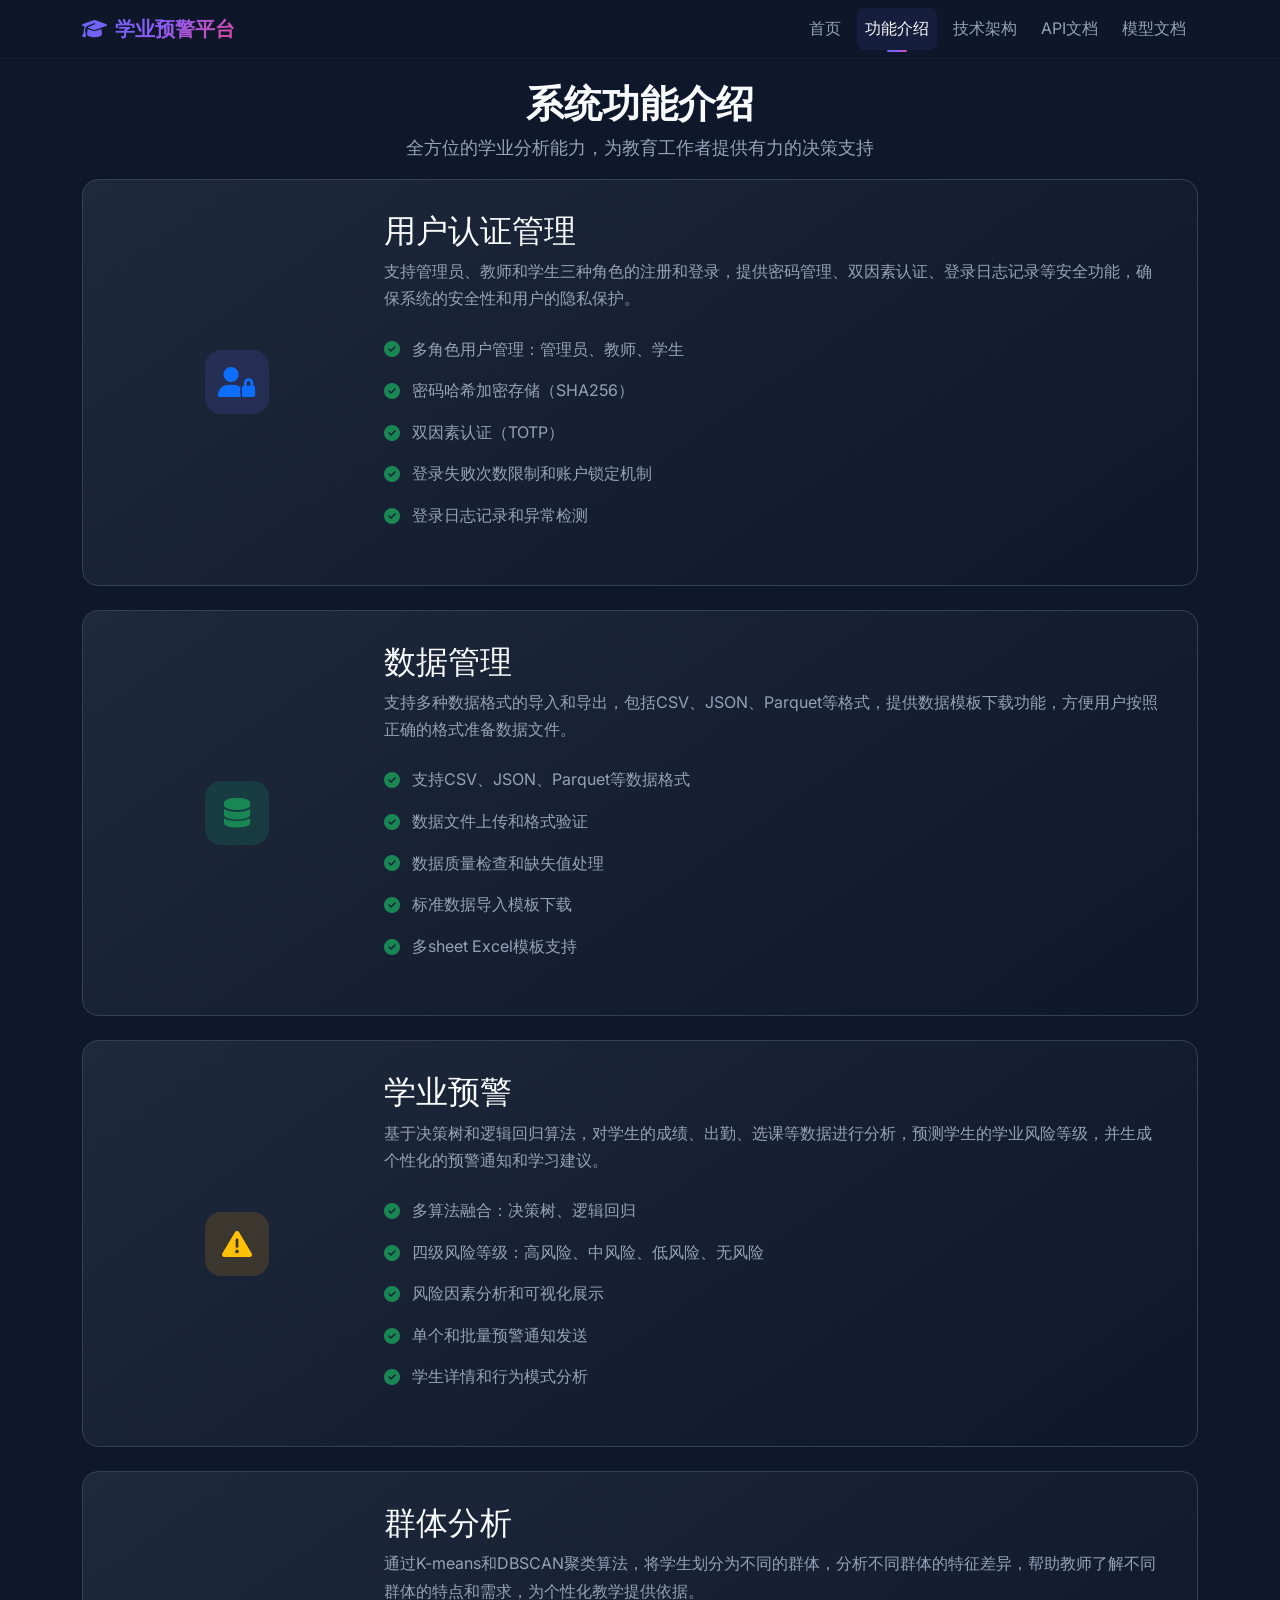
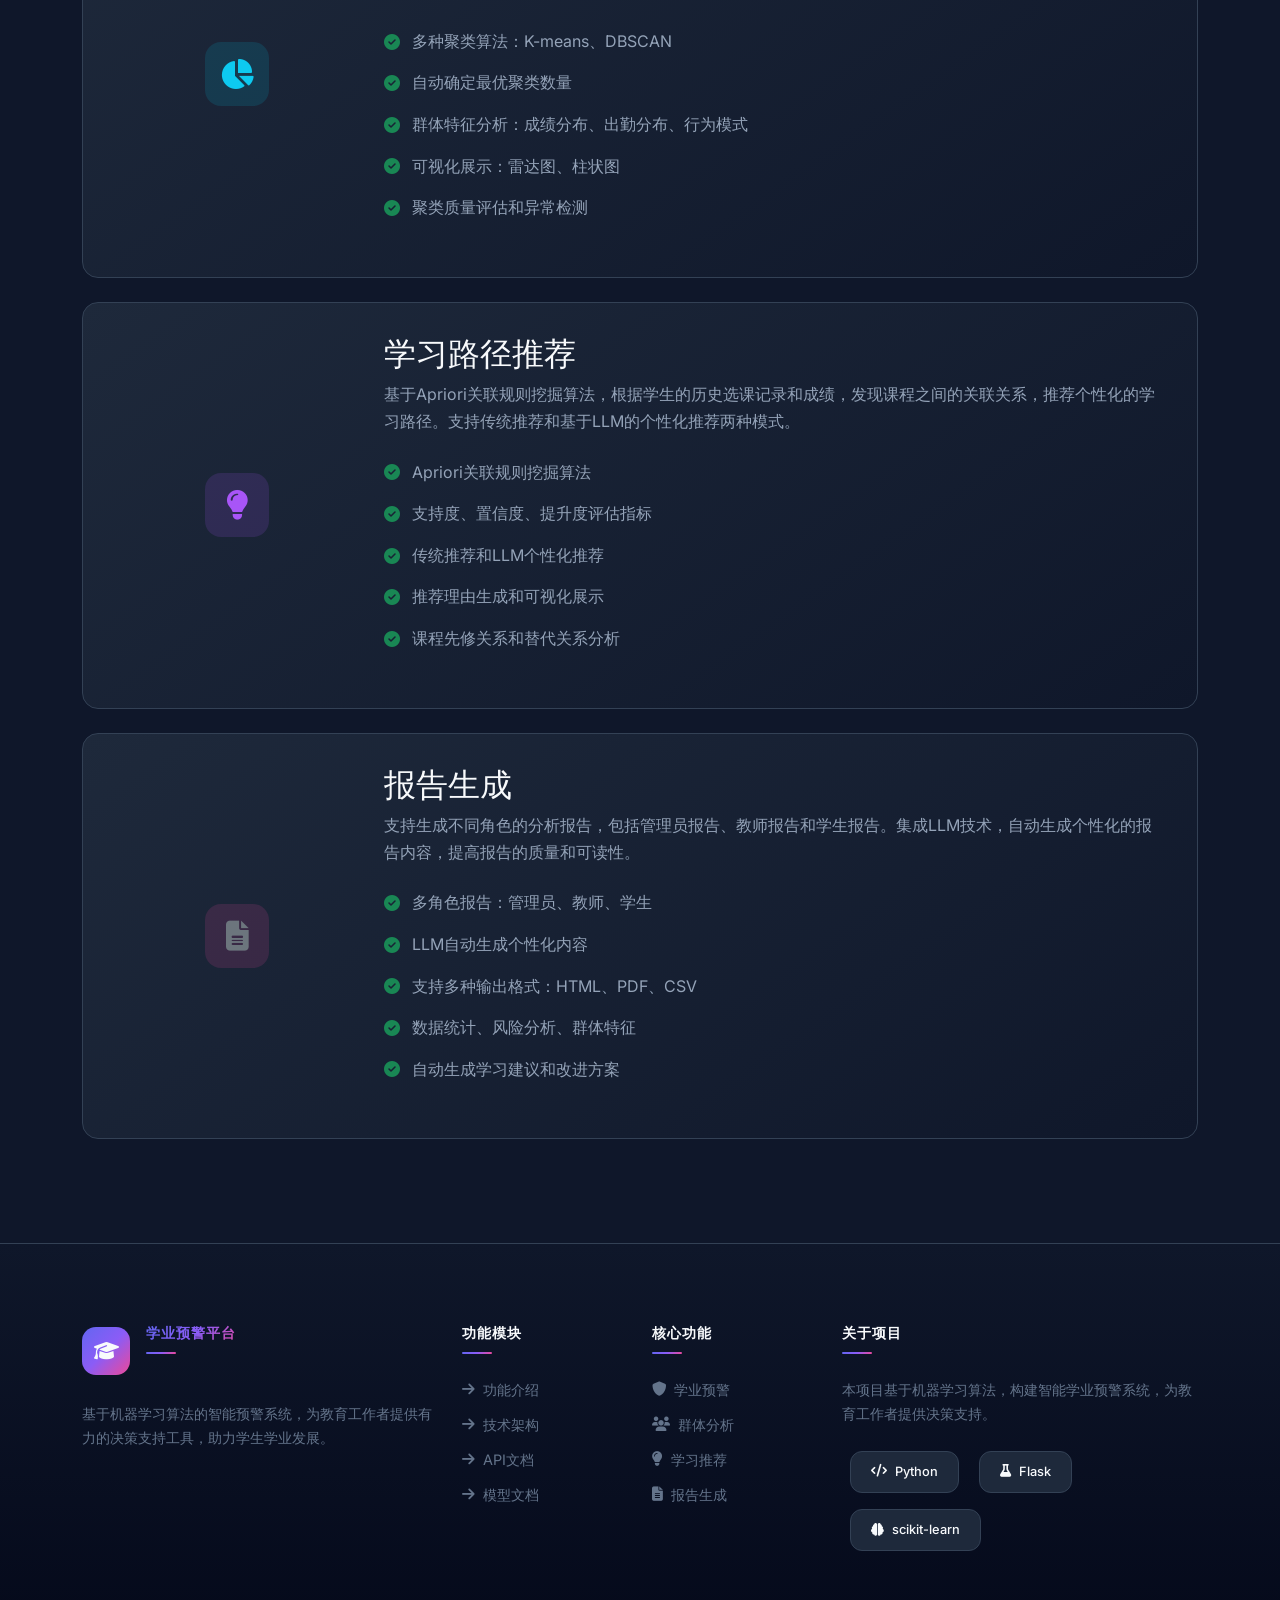
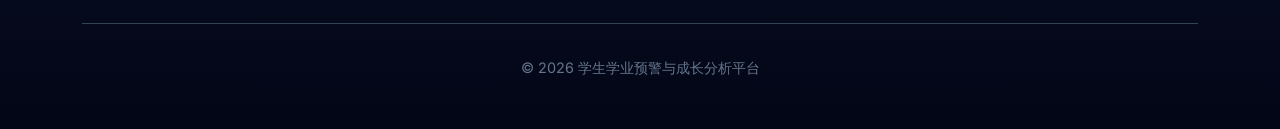
<file: features.html>
<!DOCTYPE html>
<html lang="zh-CN">
<head>
    <meta charset="UTF-8">
    <meta name="viewport" content="width=device-width, initial-scale=1.0">
    <title>功能介绍 - 学生学业预警与成长分析平台</title>
    <link href="https://cdn.jsdelivr.net/npm/bootstrap@5.3.0/dist/css/bootstrap.min.css" rel="stylesheet">
    <link href="https://cdnjs.cloudflare.com/ajax/libs/font-awesome/6.4.0/css/all.min.css" rel="stylesheet">
    <link href="css/style.css" rel="stylesheet">
</head>
<body>
    <nav class="navbar navbar-expand-lg">
        <div class="container">
            <a class="navbar-brand" href="index.html">
                <i class="fas fa-graduation-cap me-2"></i>学业预警平台
            </a>
            <button class="navbar-toggler" type="button" data-bs-toggle="collapse" data-bs-target="#navbarNav">
                <span class="navbar-toggler-icon"></span>
            </button>
            <div class="collapse navbar-collapse" id="navbarNav">
                <ul class="navbar-nav ms-auto">
                    <li class="nav-item"><a class="nav-link" href="index.html">首页</a></li>
                    <li class="nav-item"><a class="nav-link active" href="features.html">功能介绍</a></li>
                    <li class="nav-item"><a class="nav-link" href="architecture.html">技术架构</a></li>
                    <li class="nav-item"><a class="nav-link" href="api.html">API文档</a></li>
                    <li class="nav-item"><a class="nav-link" href="models.html">模型文档</a></li>
                </ul>
            </div>
        </div>
    </nav>

    <section class="section-content">
        <div class="container">
            <div class="text-center mb-10">
                <h1 class="page-title">系统功能介绍</h1>
                <p class="page-subtitle">全方位的学业分析能力，为教育工作者提供有力的决策支持</p>
            </div>

            <div id="auth" class="content-card">
                <div class="row align-items-center">
                    <div class="col-md-3 text-center">
                        <div class="feature-icon" style="background: rgba(99, 102, 241, 0.15); margin: 0 auto;">
                            <i class="fas fa-user-lock text-primary text-3xl"></i>
                        </div>
                    </div>
                    <div class="col-md-9">
                        <h2>用户认证管理</h2>
                        <p>支持管理员、教师和学生三种角色的注册和登录，提供密码管理、双因素认证、登录日志记录等安全功能，确保系统的安全性和用户的隐私保护。</p>
                        <ul>
                            <li><i class="fas fa-check-circle text-success"></i>多角色用户管理：管理员、教师、学生</li>
                            <li><i class="fas fa-check-circle text-success"></i>密码哈希加密存储（SHA256）</li>
                            <li><i class="fas fa-check-circle text-success"></i>双因素认证（TOTP）</li>
                            <li><i class="fas fa-check-circle text-success"></i>登录失败次数限制和账户锁定机制</li>
                            <li><i class="fas fa-check-circle text-success"></i>登录日志记录和异常检测</li>
                        </ul>
                    </div>
                </div>
            </div>

            <div id="data" class="content-card">
                <div class="row align-items-center">
                    <div class="col-md-3 text-center">
                        <div class="feature-icon" style="background: rgba(16, 185, 129, 0.15); margin: 0 auto;">
                            <i class="fas fa-database text-success text-3xl"></i>
                        </div>
                    </div>
                    <div class="col-md-9">
                        <h2>数据管理</h2>
                        <p>支持多种数据格式的导入和导出，包括CSV、JSON、Parquet等格式，提供数据模板下载功能，方便用户按照正确的格式准备数据文件。</p>
                        <ul>
                            <li><i class="fas fa-check-circle text-success"></i>支持CSV、JSON、Parquet等数据格式</li>
                            <li><i class="fas fa-check-circle text-success"></i>数据文件上传和格式验证</li>
                            <li><i class="fas fa-check-circle text-success"></i>数据质量检查和缺失值处理</li>
                            <li><i class="fas fa-check-circle text-success"></i>标准数据导入模板下载</li>
                            <li><i class="fas fa-check-circle text-success"></i>多sheet Excel模板支持</li>
                        </ul>
                    </div>
                </div>
            </div>

            <div id="warning" class="content-card">
                <div class="row align-items-center">
                    <div class="col-md-3 text-center">
                        <div class="feature-icon" style="background: rgba(245, 158, 11, 0.15); margin: 0 auto;">
                            <i class="fas fa-triangle-exclamation text-warning text-3xl"></i>
                        </div>
                    </div>
                    <div class="col-md-9">
                        <h2>学业预警</h2>
                        <p>基于决策树和逻辑回归算法，对学生的成绩、出勤、选课等数据进行分析，预测学生的学业风险等级，并生成个性化的预警通知和学习建议。</p>
                        <ul>
                            <li><i class="fas fa-check-circle text-success"></i>多算法融合：决策树、逻辑回归</li>
                            <li><i class="fas fa-check-circle text-success"></i>四级风险等级：高风险、中风险、低风险、无风险</li>
                            <li><i class="fas fa-check-circle text-success"></i>风险因素分析和可视化展示</li>
                            <li><i class="fas fa-check-circle text-success"></i>单个和批量预警通知发送</li>
                            <li><i class="fas fa-check-circle text-success"></i>学生详情和行为模式分析</li>
                        </ul>
                    </div>
                </div>
            </div>

            <div id="analysis" class="content-card">
                <div class="row align-items-center">
                    <div class="col-md-3 text-center">
                        <div class="feature-icon" style="background: rgba(6, 182, 212, 0.15); margin: 0 auto;">
                            <i class="fas fa-chart-pie text-info text-3xl"></i>
                        </div>
                    </div>
                    <div class="col-md-9">
                        <h2>群体分析</h2>
                        <p>通过K-means和DBSCAN聚类算法，将学生划分为不同的群体，分析不同群体的特征差异，帮助教师了解不同群体的特点和需求，为个性化教学提供依据。</p>
                        <ul>
                            <li><i class="fas fa-check-circle text-success"></i>多种聚类算法：K-means、DBSCAN</li>
                            <li><i class="fas fa-check-circle text-success"></i>自动确定最优聚类数量</li>
                            <li><i class="fas fa-check-circle text-success"></i>群体特征分析：成绩分布、出勤分布、行为模式</li>
                            <li><i class="fas fa-check-circle text-success"></i>可视化展示：雷达图、柱状图</li>
                            <li><i class="fas fa-check-circle text-success"></i>聚类质量评估和异常检测</li>
                        </ul>
                    </div>
                </div>
            </div>

            <div id="recommendation" class="content-card">
                <div class="row align-items-center">
                    <div class="col-md-3 text-center">
                        <div class="feature-icon" style="background: rgba(168, 85, 247, 0.15); margin: 0 auto;">
                            <i class="fas fa-lightbulb text-purple text-3xl"></i>
                        </div>
                    </div>
                    <div class="col-md-9">
                        <h2>学习路径推荐</h2>
                        <p>基于Apriori关联规则挖掘算法，根据学生的历史选课记录和成绩，发现课程之间的关联关系，推荐个性化的学习路径。支持传统推荐和基于LLM的个性化推荐两种模式。</p>
                        <ul>
                            <li><i class="fas fa-check-circle text-success"></i>Apriori关联规则挖掘算法</li>
                            <li><i class="fas fa-check-circle text-success"></i>支持度、置信度、提升度评估指标</li>
                            <li><i class="fas fa-check-circle text-success"></i>传统推荐和LLM个性化推荐</li>
                            <li><i class="fas fa-check-circle text-success"></i>推荐理由生成和可视化展示</li>
                            <li><i class="fas fa-check-circle text-success"></i>课程先修关系和替代关系分析</li>
                        </ul>
                    </div>
                </div>
            </div>

            <div id="report" class="content-card">
                <div class="row align-items-center">
                    <div class="col-md-3 text-center">
                        <div class="feature-icon" style="background: rgba(236, 72, 153, 0.15); margin: 0 auto;">
                            <i class="fas fa-file-text text-secondary text-3xl"></i>
                        </div>
                    </div>
                    <div class="col-md-9">
                        <h2>报告生成</h2>
                        <p>支持生成不同角色的分析报告，包括管理员报告、教师报告和学生报告。集成LLM技术，自动生成个性化的报告内容，提高报告的质量和可读性。</p>
                        <ul>
                            <li><i class="fas fa-check-circle text-success"></i>多角色报告：管理员、教师、学生</li>
                            <li><i class="fas fa-check-circle text-success"></i>LLM自动生成个性化内容</li>
                            <li><i class="fas fa-check-circle text-success"></i>支持多种输出格式：HTML、PDF、CSV</li>
                            <li><i class="fas fa-check-circle text-success"></i>数据统计、风险分析、群体特征</li>
                            <li><i class="fas fa-check-circle text-success"></i>自动生成学习建议和改进方案</li>
                        </ul>
                    </div>
                </div>
            </div>
        </div>
    </section>

    <footer class="footer">
        <div class="container">
            <div class="row">
                <div class="col-lg-4 mb-6">
                    <div class="footer-brand">
                        <div class="footer-brand-icon">
                            <i class="fas fa-graduation-cap"></i>
                        </div>
                        <h4>学业预警平台</h4>
                    </div>
                    <p>基于机器学习算法的智能预警系统，为教育工作者提供有力的决策支持工具，助力学生学业发展。</p>
                </div>
                
                <div class="col-lg-2 mb-6">
                    <h4>功能模块</h4>
                    <ul class="footer-links">
                        <li><a href="features.html"><i class="fas fa-arrow-right"></i>功能介绍</a></li>
                        <li><a href="architecture.html"><i class="fas fa-arrow-right"></i>技术架构</a></li>
                        <li><a href="api.html"><i class="fas fa-arrow-right"></i>API文档</a></li>
                        <li><a href="models.html"><i class="fas fa-arrow-right"></i>模型文档</a></li>
                    </ul>
                </div>
                
                <div class="col-lg-2 mb-6">
                    <h4>核心功能</h4>
                    <ul class="footer-links">
                        <li><a href="#warning"><i class="fas fa-shield"></i>学业预警</a></li>
                        <li><a href="#analysis"><i class="fas fa-users"></i>群体分析</a></li>
                        <li><a href="#recommendation"><i class="fas fa-lightbulb"></i>学习推荐</a></li>
                        <li><a href="#report"><i class="fas fa-file-text"></i>报告生成</a></li>
                    </ul>
                </div>
                
                <div class="col-lg-4 mb-6">
                    <h4>关于项目</h4>
                    <p>本项目基于机器学习算法，构建智能学业预警系统，为教育工作者提供决策支持。</p>
                    <div class="mt-3">
                        <span class="tech-badge" style="font-size: 0.8rem;"><i class="fas fa-code"></i>Python</span>
                        <span class="tech-badge" style="font-size: 0.8rem;"><i class="fas fa-flask"></i>Flask</span>
                        <span class="tech-badge" style="font-size: 0.8rem;"><i class="fas fa-brain"></i>scikit-learn</span>
                    </div>
                </div>
            </div>
            
            <div class="footer-bottom">
                <p>&copy; 2026 学生学业预警与成长分析平台</p>
            </div>
        </div>
    </footer>

    <script src="https://cdn.jsdelivr.net/npm/bootstrap@5.3.0/dist/js/bootstrap.bundle.min.js"></script>
    <script src="js/script.js"></script>
</body>
</html>
</file>
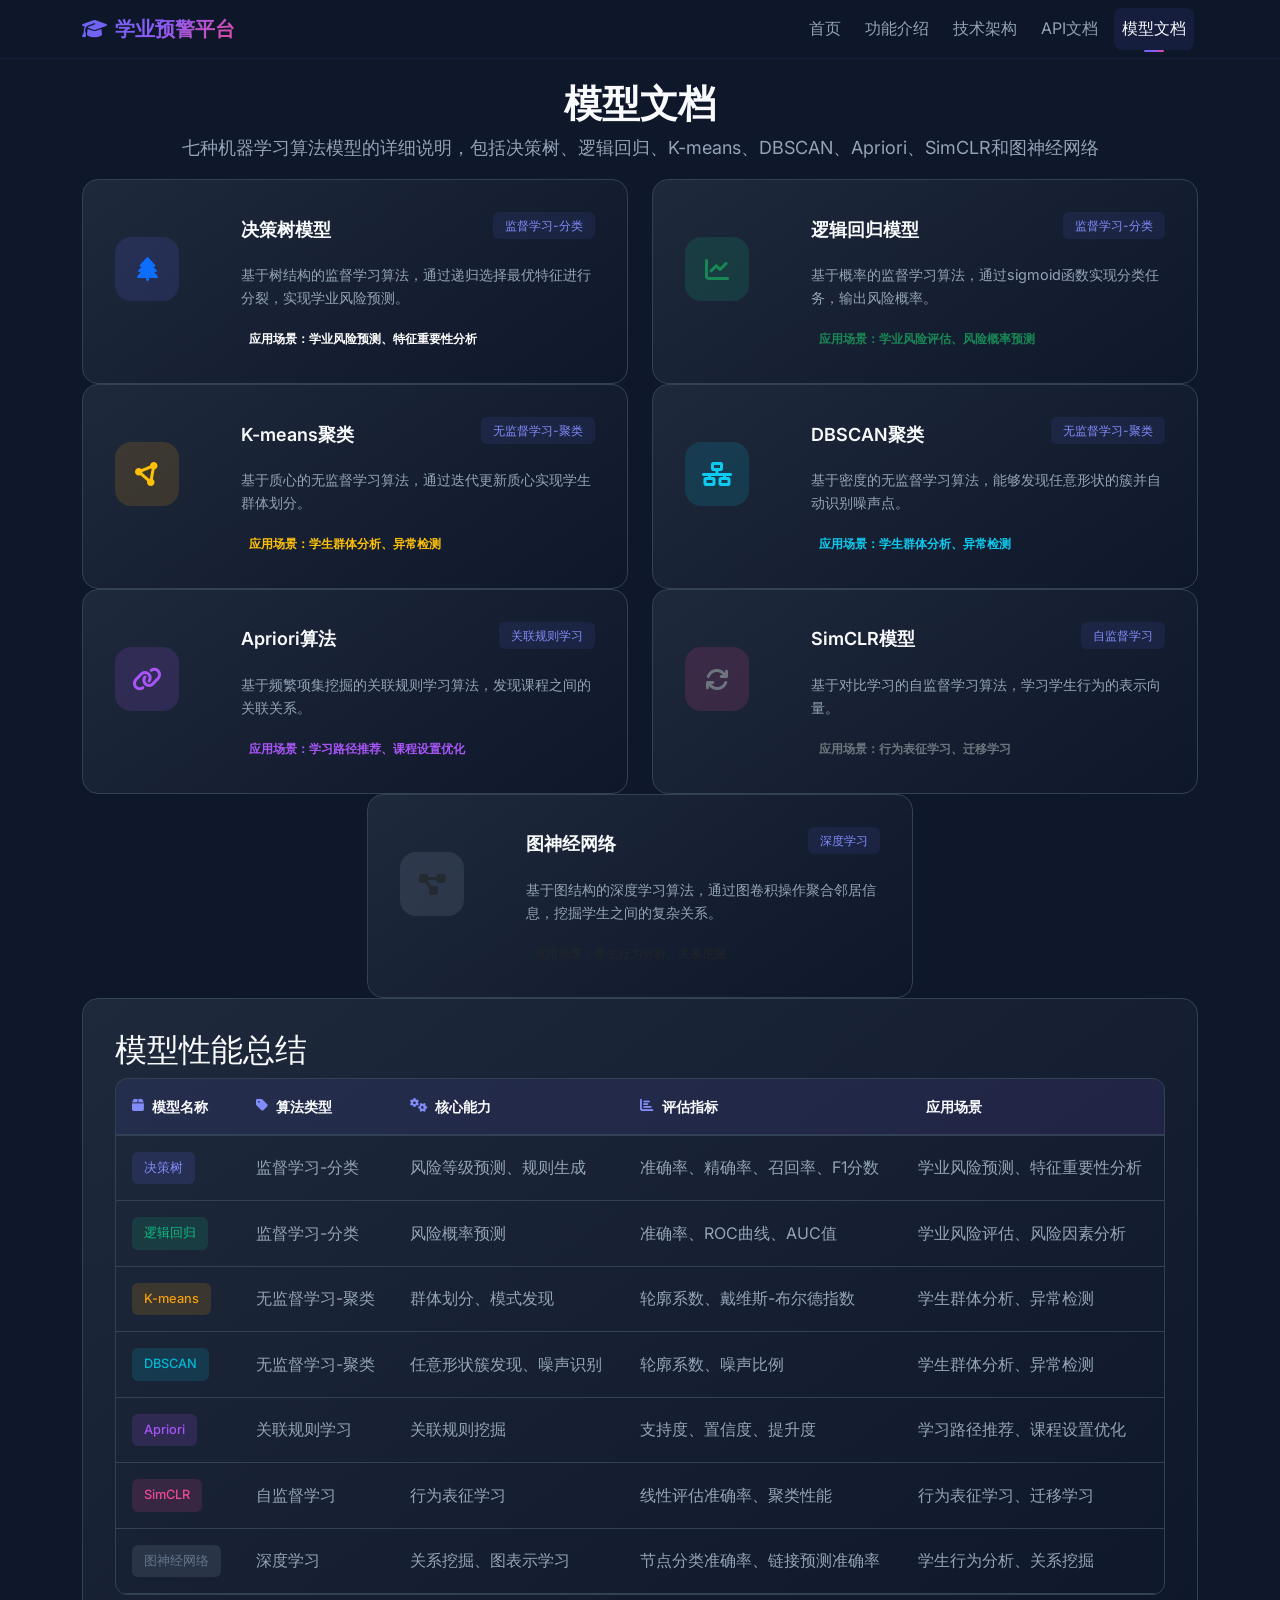
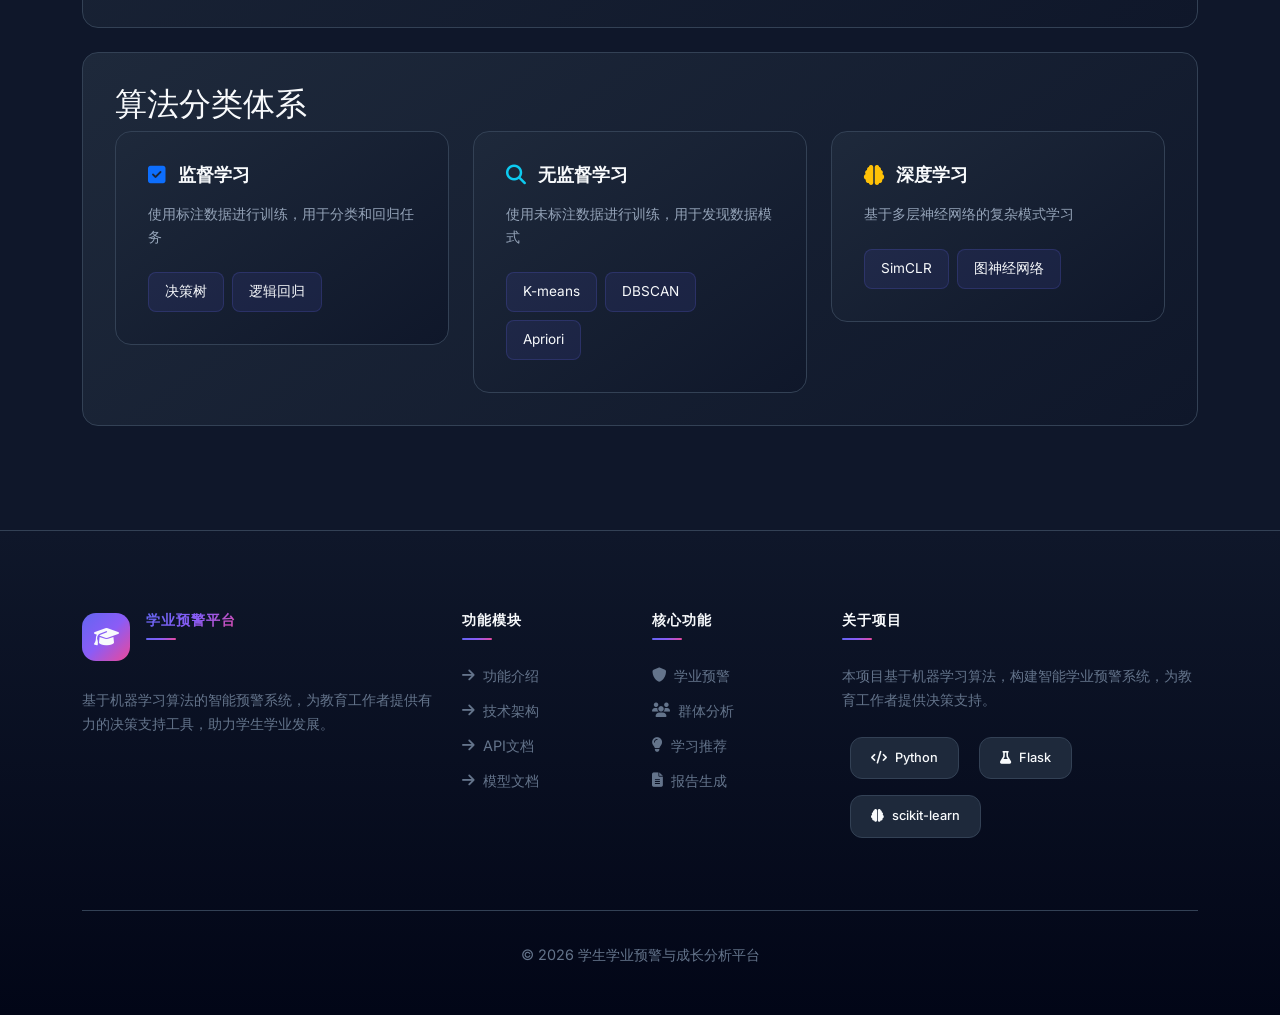
<file: models.html>
<!DOCTYPE html>
<html lang="zh-CN">
<head>
    <meta charset="UTF-8">
    <meta name="viewport" content="width=device-width, initial-scale=1.0">
    <title>模型文档 - 学生学业预警与成长分析平台</title>
    <link href="https://cdn.jsdelivr.net/npm/bootstrap@5.3.0/dist/css/bootstrap.min.css" rel="stylesheet">
    <link href="https://cdnjs.cloudflare.com/ajax/libs/font-awesome/6.4.0/css/all.min.css" rel="stylesheet">
    <link href="css/style.css" rel="stylesheet">
</head>
<body>
    <nav class="navbar navbar-expand-lg">
        <div class="container">
            <a class="navbar-brand" href="index.html">
                <i class="fas fa-graduation-cap me-2"></i>学业预警平台
            </a>
            <button class="navbar-toggler" type="button" data-bs-toggle="collapse" data-bs-target="#navbarNav">
                <span class="navbar-toggler-icon"></span>
            </button>
            <div class="collapse navbar-collapse" id="navbarNav">
                <ul class="navbar-nav ms-auto">
                    <li class="nav-item"><a class="nav-link" href="index.html">首页</a></li>
                    <li class="nav-item"><a class="nav-link" href="features.html">功能介绍</a></li>
                    <li class="nav-item"><a class="nav-link" href="architecture.html">技术架构</a></li>
                    <li class="nav-item"><a class="nav-link" href="api.html">API文档</a></li>
                    <li class="nav-item"><a class="nav-link active" href="models.html">模型文档</a></li>
                </ul>
            </div>
        </div>
    </nav>

    <section class="section-content">
        <div class="container">
            <div class="text-center mb-10">
                <h1 class="page-title">模型文档</h1>
                <p class="page-subtitle">七种机器学习算法模型的详细说明，包括决策树、逻辑回归、K-means、DBSCAN、Apriori、SimCLR和图神经网络</p>
            </div>

            <div class="row mb-8">
                <div class="col-md-6 mb-6">
                    <div class="model-card">
                        <div class="row align-items-center">
                            <div class="col-3">
                                <div class="feature-icon" style="background: rgba(99, 102, 241, 0.15);">
                                    <i class="fas fa-tree text-primary"></i>
                                </div>
                            </div>
                            <div class="col-9">
                                <div class="d-flex justify-content-between align-items-center mb-2">
                                    <h3>决策树模型</h3>
                                    <span class="model-type">监督学习-分类</span>
                                </div>
                                <p>基于树结构的监督学习算法，通过递归选择最优特征进行分裂，实现学业风险预测。</p>
                                <div class="mt-3">
                                    <span class="badge bg-primary/20 text-primary-light text-xs">应用场景：学业风险预测、特征重要性分析</span>
                                </div>
                            </div>
                        </div>
                    </div>
                </div>

                <div class="col-md-6 mb-6">
                    <div class="model-card">
                        <div class="row align-items-center">
                            <div class="col-3">
                                <div class="feature-icon" style="background: rgba(16, 185, 129, 0.15);">
                                    <i class="fas fa-chart-line text-success"></i>
                                </div>
                            </div>
                            <div class="col-9">
                                <div class="d-flex justify-content-between align-items-center mb-2">
                                    <h3>逻辑回归模型</h3>
                                    <span class="model-type">监督学习-分类</span>
                                </div>
                                <p>基于概率的监督学习算法，通过sigmoid函数实现分类任务，输出风险概率。</p>
                                <div class="mt-3">
                                    <span class="badge bg-success/20 text-success text-xs">应用场景：学业风险评估、风险概率预测</span>
                                </div>
                            </div>
                        </div>
                    </div>
                </div>

                <div class="col-md-6 mb-6">
                    <div class="model-card">
                        <div class="row align-items-center">
                            <div class="col-3">
                                <div class="feature-icon" style="background: rgba(245, 158, 11, 0.15);">
                                    <i class="fas fa-circle-nodes text-warning"></i>
                                </div>
                            </div>
                            <div class="col-9">
                                <div class="d-flex justify-content-between align-items-center mb-2">
                                    <h3>K-means聚类</h3>
                                    <span class="model-type">无监督学习-聚类</span>
                                </div>
                                <p>基于质心的无监督学习算法，通过迭代更新质心实现学生群体划分。</p>
                                <div class="mt-3">
                                    <span class="badge bg-warning/20 text-warning text-xs">应用场景：学生群体分析、异常检测</span>
                                </div>
                            </div>
                        </div>
                    </div>
                </div>

                <div class="col-md-6 mb-6">
                    <div class="model-card">
                        <div class="row align-items-center">
                            <div class="col-3">
                                <div class="feature-icon" style="background: rgba(6, 182, 212, 0.15);">
                                    <i class="fas fa-network-wired text-info"></i>
                                </div>
                            </div>
                            <div class="col-9">
                                <div class="d-flex justify-content-between align-items-center mb-2">
                                    <h3>DBSCAN聚类</h3>
                                    <span class="model-type">无监督学习-聚类</span>
                                </div>
                                <p>基于密度的无监督学习算法，能够发现任意形状的簇并自动识别噪声点。</p>
                                <div class="mt-3">
                                    <span class="badge bg-info/20 text-info text-xs">应用场景：学生群体分析、异常检测</span>
                                </div>
                            </div>
                        </div>
                    </div>
                </div>

                <div class="col-md-6 mb-6">
                    <div class="model-card">
                        <div class="row align-items-center">
                            <div class="col-3">
                                <div class="feature-icon" style="background: rgba(168, 85, 247, 0.15);">
                                    <i class="fas fa-link text-purple"></i>
                                </div>
                            </div>
                            <div class="col-9">
                                <div class="d-flex justify-content-between align-items-center mb-2">
                                    <h3>Apriori算法</h3>
                                    <span class="model-type">关联规则学习</span>
                                </div>
                                <p>基于频繁项集挖掘的关联规则学习算法，发现课程之间的关联关系。</p>
                                <div class="mt-3">
                                    <span class="badge bg-purple/20 text-purple text-xs">应用场景：学习路径推荐、课程设置优化</span>
                                </div>
                            </div>
                        </div>
                    </div>
                </div>

                <div class="col-md-6 mb-6">
                    <div class="model-card">
                        <div class="row align-items-center">
                            <div class="col-3">
                                <div class="feature-icon" style="background: rgba(236, 72, 153, 0.15);">
                                    <i class="fas fa-refresh text-secondary"></i>
                                </div>
                            </div>
                            <div class="col-9">
                                <div class="d-flex justify-content-between align-items-center mb-2">
                                    <h3>SimCLR模型</h3>
                                    <span class="model-type">自监督学习</span>
                                </div>
                                <p>基于对比学习的自监督学习算法，学习学生行为的表示向量。</p>
                                <div class="mt-3">
                                    <span class="badge bg-secondary/20 text-secondary text-xs">应用场景：行为表征学习、迁移学习</span>
                                </div>
                            </div>
                        </div>
                    </div>
                </div>

                <div class="col-md-6 mx-auto mb-8">
                    <div class="model-card">
                        <div class="row align-items-center">
                            <div class="col-3">
                                <div class="feature-icon" style="background: rgba(148, 163, 184, 0.15);">
                                    <i class="fas fa-project-diagram text-muted"></i>
                                </div>
                            </div>
                            <div class="col-9">
                                <div class="d-flex justify-content-between align-items-center mb-2">
                                    <h3>图神经网络</h3>
                                    <span class="model-type">深度学习</span>
                                </div>
                                <p>基于图结构的深度学习算法，通过图卷积操作聚合邻居信息，挖掘学生之间的复杂关系。</p>
                                <div class="mt-3">
                                    <span class="badge bg-muted/20 text-muted text-xs">应用场景：学生行为分析、关系挖掘</span>
                                </div>
                            </div>
                        </div>
                    </div>
                </div>
            </div>

            <div class="content-card">
                <h2>模型性能总结</h2>
                <div class="table-responsive">
                    <table class="model-table">
                        <thead>
                            <tr>
                                <th>
                                    <div class="th-content">
                                        <i class="fas fa-box"></i>
                                        <span>模型名称</span>
                                    </div>
                                </th>
                                <th>
                                    <div class="th-content">
                                        <i class="fas fa-tag"></i>
                                        <span>算法类型</span>
                                    </div>
                                </th>
                                <th>
                                    <div class="th-content">
                                        <i class="fas fa-cogs"></i>
                                        <span>核心能力</span>
                                    </div>
                                </th>
                                <th>
                                    <div class="th-content">
                                        <i class="fas fa-chart-bar"></i>
                                        <span>评估指标</span>
                                    </div>
                                </th>
                                <th>
                                    <div class="th-content">
                                        <i class="fas fa-target"></i>
                                        <span>应用场景</span>
                                    </div>
                                </th>
                            </tr>
                        </thead>
                        <tbody>
                            <tr>
                                <td><span class="model-tag primary">决策树</span></td>
                                <td>监督学习-分类</td>
                                <td>风险等级预测、规则生成</td>
                                <td>准确率、精确率、召回率、F1分数</td>
                                <td>学业风险预测、特征重要性分析</td>
                            </tr>
                            <tr>
                                <td><span class="model-tag success">逻辑回归</span></td>
                                <td>监督学习-分类</td>
                                <td>风险概率预测</td>
                                <td>准确率、ROC曲线、AUC值</td>
                                <td>学业风险评估、风险因素分析</td>
                            </tr>
                            <tr>
                                <td><span class="model-tag warning">K-means</span></td>
                                <td>无监督学习-聚类</td>
                                <td>群体划分、模式发现</td>
                                <td>轮廓系数、戴维斯-布尔德指数</td>
                                <td>学生群体分析、异常检测</td>
                            </tr>
                            <tr>
                                <td><span class="model-tag info">DBSCAN</span></td>
                                <td>无监督学习-聚类</td>
                                <td>任意形状簇发现、噪声识别</td>
                                <td>轮廓系数、噪声比例</td>
                                <td>学生群体分析、异常检测</td>
                            </tr>
                            <tr>
                                <td><span class="model-tag purple">Apriori</span></td>
                                <td>关联规则学习</td>
                                <td>关联规则挖掘</td>
                                <td>支持度、置信度、提升度</td>
                                <td>学习路径推荐、课程设置优化</td>
                            </tr>
                            <tr>
                                <td><span class="model-tag secondary">SimCLR</span></td>
                                <td>自监督学习</td>
                                <td>行为表征学习</td>
                                <td>线性评估准确率、聚类性能</td>
                                <td>行为表征学习、迁移学习</td>
                            </tr>
                            <tr>
                                <td><span class="model-tag muted">图神经网络</span></td>
                                <td>深度学习</td>
                                <td>关系挖掘、图表示学习</td>
                                <td>节点分类准确率、链接预测准确率</td>
                                <td>学生行为分析、关系挖掘</td>
                            </tr>
                        </tbody>
                    </table>
                </div>
            </div>

            <div class="content-card mt-6">
                <h2>算法分类体系</h2>
                <div class="row g-4">
                    <div class="col-md-4">
                        <div class="algorithm-category">
                            <div class="category-header">
                                <i class="fas fa-check-square text-primary"></i>
                                <h3>监督学习</h3>
                            </div>
                            <p>使用标注数据进行训练，用于分类和回归任务</p>
                            <div class="category-items">
                                <span>决策树</span>
                                <span>逻辑回归</span>
                            </div>
                        </div>
                    </div>
                    <div class="col-md-4">
                        <div class="algorithm-category">
                            <div class="category-header">
                                <i class="fas fa-search text-info"></i>
                                <h3>无监督学习</h3>
                            </div>
                            <p>使用未标注数据进行训练，用于发现数据模式</p>
                            <div class="category-items">
                                <span>K-means</span>
                                <span>DBSCAN</span>
                                <span>Apriori</span>
                            </div>
                        </div>
                    </div>
                    <div class="col-md-4">
                        <div class="algorithm-category">
                            <div class="category-header">
                                <i class="fas fa-brain text-warning"></i>
                                <h3>深度学习</h3>
                            </div>
                            <p>基于多层神经网络的复杂模式学习</p>
                            <div class="category-items">
                                <span>SimCLR</span>
                                <span>图神经网络</span>
                            </div>
                        </div>
                    </div>
                </div>
            </div>
        </div>
    </section>

    <footer class="footer">
        <div class="container">
            <div class="row">
                <div class="col-lg-4 mb-6">
                    <div class="footer-brand">
                        <div class="footer-brand-icon">
                            <i class="fas fa-graduation-cap"></i>
                        </div>
                        <h4>学业预警平台</h4>
                    </div>
                    <p>基于机器学习算法的智能预警系统，为教育工作者提供有力的决策支持工具，助力学生学业发展。</p>
                </div>
                
                <div class="col-lg-2 mb-6">
                    <h4>功能模块</h4>
                    <ul class="footer-links">
                        <li><a href="features.html"><i class="fas fa-arrow-right"></i>功能介绍</a></li>
                        <li><a href="architecture.html"><i class="fas fa-arrow-right"></i>技术架构</a></li>
                        <li><a href="api.html"><i class="fas fa-arrow-right"></i>API文档</a></li>
                        <li><a href="models.html"><i class="fas fa-arrow-right"></i>模型文档</a></li>
                    </ul>
                </div>
                
                <div class="col-lg-2 mb-6">
                    <h4>核心功能</h4>
                    <ul class="footer-links">
                        <li><a href="features.html#warning"><i class="fas fa-shield"></i>学业预警</a></li>
                        <li><a href="features.html#analysis"><i class="fas fa-users"></i>群体分析</a></li>
                        <li><a href="features.html#recommendation"><i class="fas fa-lightbulb"></i>学习推荐</a></li>
                        <li><a href="features.html#report"><i class="fas fa-file-text"></i>报告生成</a></li>
                    </ul>
                </div>
                
                <div class="col-lg-4 mb-6">
                    <h4>关于项目</h4>
                    <p>本项目基于机器学习算法，构建智能学业预警系统，为教育工作者提供决策支持。</p>
                    <div class="mt-3">
                        <span class="tech-badge" style="font-size: 0.8rem;"><i class="fas fa-code"></i>Python</span>
                        <span class="tech-badge" style="font-size: 0.8rem;"><i class="fas fa-flask"></i>Flask</span>
                        <span class="tech-badge" style="font-size: 0.8rem;"><i class="fas fa-brain"></i>scikit-learn</span>
                    </div>
                </div>
            </div>
            
            <div class="footer-bottom">
                <p>&copy; 2026 学生学业预警与成长分析平台</p>
            </div>
        </div>
    </footer>

    <script src="https://cdn.jsdelivr.net/npm/bootstrap@5.3.0/dist/js/bootstrap.bundle.min.js"></script>
    <script src="js/script.js"></script>
</body>
</html>
</file>
<file: css/style.css>
@import url('https://fonts.googleapis.com/css2?family=Inter:wght@300;400;500;600;700;800&family=JetBrains+Mono:wght@400;500&display=swap');

:root {
    --primary-color: #6366f1;
    --primary-dark: #4f46e5;
    --primary-light: #818cf8;
    --secondary-color: #ec4899;
    --accent-color: #06b6d4;
    --success-color: #10b981;
    --warning-color: #f59e0b;
    --danger-color: #ef4444;
    --purple-color: #a855f7;
    --bg-dark: #0f172a;
    --bg-card: #1e293b;
    --bg-card-hover: #334155;
    --text-primary: #f8fafc;
    --text-secondary: #94a3b8;
    --text-muted: #64748b;
    --border-color: #334155;
    --gradient-primary: linear-gradient(135deg, #6366f1 0%, #8b5cf6 50%, #ec4899 100%);
    --gradient-card: linear-gradient(145deg, #1e293b 0%, #0f172a 100%);
}

* {
    margin: 0;
    padding: 0;
    box-sizing: border-box;
}

html {
    scroll-behavior: smooth;
}

body {
    font-family: 'Inter', 'Microsoft YaHei', sans-serif;
    background: var(--bg-dark);
    color: var(--text-primary);
    line-height: 1.6;
    overflow-x: hidden;
}

::-webkit-scrollbar {
    width: 8px;
}

::-webkit-scrollbar-track {
    background: var(--bg-dark);
}

::-webkit-scrollbar-thumb {
    background: var(--border-color);
    border-radius: 4px;
}

::-webkit-scrollbar-thumb:hover {
    background: var(--text-muted);
}

.navbar {
    background: rgba(15, 23, 42, 0.85);
    backdrop-filter: blur(20px);
    border-bottom: 1px solid rgba(99, 102, 241, 0.1);
    position: fixed;
    top: 0;
    left: 0;
    right: 0;
    z-index: 1000;
    transition: all 0.3s ease;
}

.navbar.scrolled {
    background: rgba(15, 23, 42, 0.95);
    box-shadow: 0 4px 30px rgba(0, 0, 0, 0.3);
}

.navbar-brand {
    font-weight: 700;
    font-size: 1.25rem;
    background: var(--gradient-primary);
    -webkit-background-clip: text;
    -webkit-text-fill-color: transparent;
    background-clip: text;
    transition: transform 0.3s ease;
}

.navbar-brand:hover {
    transform: scale(1.05);
}

.navbar-nav .nav-link {
    color: var(--text-secondary);
    position: relative;
    padding: 0.5rem 1rem;
    margin: 0 0.25rem;
    border-radius: 8px;
    transition: all 0.3s ease;
}

.navbar-nav .nav-link:hover,
.navbar-nav .nav-link.active {
    color: var(--text-primary);
    background: rgba(99, 102, 241, 0.1);
}

.navbar-nav .nav-link.active::after {
    content: '';
    position: absolute;
    bottom: -2px;
    left: 50%;
    transform: translateX(-50%);
    width: 20px;
    height: 2px;
    background: var(--gradient-primary);
    border-radius: 1px;
}

.hero-section {
    min-height: 100vh;
    display: flex;
    align-items: center;
    position: relative;
    padding: 8rem 0 6rem;
    overflow: hidden;
}

.hero-section::before {
    content: '';
    position: absolute;
    top: 0;
    left: 0;
    right: 0;
    bottom: 0;
    background: 
        radial-gradient(circle at 20% 80%, rgba(99, 102, 241, 0.15) 0%, transparent 50%),
        radial-gradient(circle at 80% 20%, rgba(236, 72, 153, 0.1) 0%, transparent 50%),
        radial-gradient(circle at 40% 40%, rgba(6, 182, 212, 0.08) 0%, transparent 40%);
    animation: pulse-glow 8s ease-in-out infinite;
}

@keyframes pulse-glow {
    0%, 100% { opacity: 1; }
    50% { opacity: 0.6; }
}

.hero-section::after {
    content: '';
    position: absolute;
    top: 0;
    left: 0;
    right: 0;
    bottom: 0;
    background-image: 
        linear-gradient(rgba(99, 102, 241, 0.03) 1px, transparent 1px),
        linear-gradient(90deg, rgba(99, 102, 241, 0.03) 1px, transparent 1px);
    background-size: 60px 60px;
}

.hero-content {
    position: relative;
    z-index: 1;
}

.hero-title {
    font-size: clamp(2.5rem, 5vw, 4rem);
    font-weight: 800;
    line-height: 1.1;
    margin-bottom: 1.5rem;
}

.hero-title span {
    background: var(--gradient-primary);
    -webkit-background-clip: text;
    -webkit-text-fill-color: transparent;
    background-clip: text;
}

.hero-subtitle {
    font-size: 1.125rem;
    color: var(--text-secondary);
    max-width: 600px;
    margin-bottom: 2rem;
    line-height: 1.8;
}

.hero-btn {
    display: inline-flex;
    align-items: center;
    gap: 0.5rem;
    padding: 0.875rem 2rem;
    font-weight: 600;
    border-radius: 12px;
    transition: all 0.3s ease;
    text-decoration: none;
}

.hero-btn-primary {
    background: var(--gradient-primary);
    color: white;
    box-shadow: 0 4px 20px rgba(99, 102, 241, 0.4);
}

.hero-btn-primary:hover {
    transform: translateY(-2px);
    box-shadow: 0 8px 30px rgba(99, 102, 241, 0.6);
    color: white;
}

.hero-btn-secondary {
    background: transparent;
    color: var(--text-primary);
    border: 1px solid var(--border-color);
}

.hero-btn-secondary:hover {
    background: var(--bg-card);
    border-color: var(--primary-color);
    color: var(--text-primary);
}

.hero-card {
    background: linear-gradient(145deg, rgba(30, 41, 59, 0.8) 0%, rgba(15, 23, 42, 0.9) 100%);
    backdrop-filter: blur(20px);
    border: 1px solid rgba(99, 102, 241, 0.2);
    border-radius: 20px;
    padding: 2rem;
    animation: float-card 6s ease-in-out infinite;
}

@keyframes float-card {
    0%, 100% { transform: translateY(0); }
    50% { transform: translateY(-10px); }
}

.hero-card h3 {
    font-size: 1.25rem;
    font-weight: 600;
    margin-bottom: 1.5rem;
    color: var(--text-primary);
}

.hero-card ul {
    list-style: none;
    padding: 0;
}

.hero-card li {
    padding: 0.75rem 0;
    border-bottom: 1px solid var(--border-color);
    display: flex;
    align-items: center;
    gap: 1rem;
    transition: all 0.3s ease;
}

.hero-card li:last-child {
    border-bottom: none;
}

.hero-card li:hover {
    padding-left: 0.5rem;
}

.hero-card li i {
    width: 24px;
    height: 24px;
    border-radius: 8px;
    display: flex;
    align-items: center;
    justify-content: center;
    font-size: 0.875rem;
}

.feature-section {
    padding: 6rem 0;
    position: relative;
}

.section-title {
    text-align: center;
    margin-bottom: 4rem;
}

.section-title h2 {
    font-size: clamp(2rem, 4vw, 3rem);
    font-weight: 700;
    margin-bottom: 1rem;
}

.section-title p {
    color: var(--text-secondary);
    font-size: 1.125rem;
}

.feature-card {
    background: var(--gradient-card);
    border: 1px solid var(--border-color);
    border-radius: 16px;
    padding: 2.5rem 2rem;
    transition: all 0.4s cubic-bezier(0.4, 0, 0.2, 1);
    position: relative;
    overflow: hidden;
}

.feature-card::before {
    content: '';
    position: absolute;
    top: 0;
    left: 0;
    right: 0;
    height: 3px;
    background: var(--gradient-primary);
    transform: scaleX(0);
    transition: transform 0.4s ease;
}

.feature-card:hover::before {
    transform: scaleX(1);
}

.feature-card:hover {
    transform: translateY(-8px);
    border-color: rgba(99, 102, 241, 0.4);
    box-shadow: 0 20px 40px rgba(0, 0, 0, 0.3);
}

.feature-icon {
    width: 64px;
    height: 64px;
    border-radius: 16px;
    display: flex;
    align-items: center;
    justify-content: center;
    margin-bottom: 1.5rem;
    font-size: 1.5rem;
    transition: all 0.3s ease;
}

.feature-card:hover .feature-icon {
    transform: scale(1.1) rotate(5deg);
}

.feature-card h3 {
    font-size: 1.25rem;
    font-weight: 600;
    margin-bottom: 1rem;
    color: var(--text-primary);
}

.feature-card p {
    color: var(--text-secondary);
    line-height: 1.7;
}

.stats-section {
    padding: 6rem 0;
    background: linear-gradient(135deg, rgba(99, 102, 241, 0.1) 0%, rgba(139, 92, 246, 0.1) 100%);
    position: relative;
    overflow: hidden;
}

.stats-section::before {
    content: '';
    position: absolute;
    top: 0;
    left: 50%;
    transform: translateX(-50%);
    width: 600px;
    height: 600px;
    background: radial-gradient(circle, rgba(99, 102, 241, 0.15) 0%, transparent 70%);
    border-radius: 50%;
}

.stat-item {
    text-align: center;
    position: relative;
    z-index: 1;
}

.stat-number {
    font-size: clamp(2.5rem, 5vw, 4rem);
    font-weight: 800;
    background: var(--gradient-primary);
    -webkit-background-clip: text;
    -webkit-text-fill-color: transparent;
    background-clip: text;
    margin-bottom: 0.5rem;
    animation: count-up 2s ease-out;
}

@keyframes count-up {
    from { opacity: 0; transform: translateY(20px); }
    to { opacity: 1; transform: translateY(0); }
}

.stat-label {
    color: var(--text-secondary);
    font-size: 1rem;
}

.tech-stack {
    padding: 6rem 0;
}

.tech-category {
    margin-bottom: 3rem;
}

.tech-category h3 {
    font-size: 1rem;
    font-weight: 600;
    color: var(--text-muted);
    text-transform: uppercase;
    letter-spacing: 1px;
    margin-bottom: 1.5rem;
}

.tech-badge {
    display: inline-flex;
    align-items: center;
    gap: 0.5rem;
    padding: 0.625rem 1.25rem;
    background: var(--bg-card);
    border: 1px solid var(--border-color);
    border-radius: 12px;
    color: var(--text-primary);
    font-size: 0.9rem;
    font-weight: 500;
    margin: 0.5rem;
    transition: all 0.3s ease;
}

.tech-badge:hover {
    background: var(--bg-card-hover);
    border-color: var(--primary-color);
    transform: translateY(-2px);
}

.footer {
    padding: 5rem 0 2rem;
    background: linear-gradient(180deg, #0f172a 0%, #020617 100%);
    border-top: 1px solid var(--border-color);
}

.footer-brand {
    display: flex;
    align-items: center;
    gap: 1rem;
    margin-bottom: 1.5rem;
}

.footer-brand-icon {
    width: 48px;
    height: 48px;
    border-radius: 14px;
    background: var(--gradient-primary);
    display: flex;
    align-items: center;
    justify-content: center;
    font-size: 1.25rem;
}

.footer-brand h4 {
    font-size: 1.125rem;
    font-weight: 600;
    background: var(--gradient-primary);
    -webkit-background-clip: text;
    -webkit-text-fill-color: transparent;
    background-clip: text;
}

.footer p {
    color: var(--text-muted);
    font-size: 0.9rem;
    line-height: 1.7;
}

.footer h4 {
    font-size: 0.9rem;
    font-weight: 600;
    color: var(--text-primary);
    text-transform: uppercase;
    letter-spacing: 1px;
    margin-bottom: 1.5rem;
    position: relative;
    padding-bottom: 0.75rem;
}

.footer h4::after {
    content: '';
    position: absolute;
    bottom: 0;
    left: 0;
    width: 30px;
    height: 2px;
    background: var(--gradient-primary);
    border-radius: 1px;
}

.footer-links {
    list-style: none;
    padding: 0;
}

.footer-links li {
    margin-bottom: 0.75rem;
}

.footer-links a {
    display: flex;
    align-items: center;
    gap: 0.5rem;
    color: var(--text-muted);
    text-decoration: none;
    font-size: 0.9rem;
    transition: all 0.3s ease;
}

.footer-links a:hover {
    color: var(--text-primary);
    padding-left: 0.5rem;
}

.footer-bottom {
    margin-top: 4rem;
    padding-top: 2rem;
    border-top: 1px solid var(--border-color);
    text-align: center;
    color: var(--text-muted);
    font-size: 0.85rem;
}

.section-content {
    padding: 5rem 0;
}

.page-title {
    font-size: clamp(1.75rem, 3vw, 2.5rem);
    font-weight: 700;
    margin-bottom: 0.5rem;
}

.page-subtitle {
    color: var(--text-secondary);
    font-size: 1.125rem;
}

.content-card {
    background: var(--gradient-card);
    border: 1px solid var(--border-color);
    border-radius: 16px;
    padding: 2rem;
    margin-bottom: 1.5rem;
    transition: all 0.3s ease;
}

.content-card:hover {
    border-color: rgba(99, 102, 241, 0.3);
}

.content-card h3 {
    font-size: 1.25rem;
    font-weight: 600;
    margin-bottom: 1rem;
    color: var(--text-primary);
}

.content-card p {
    color: var(--text-secondary);
    line-height: 1.7;
}

.content-card ul {
    list-style: none;
    padding: 0;
    margin-top: 1rem;
}

.content-card li {
    padding: 0.5rem 0;
    display: flex;
    align-items: center;
    gap: 0.75rem;
    color: var(--text-secondary);
}

.content-card li i {
    color: var(--primary-color);
}

.code-block {
    background: #0f172a;
    border: 1px solid var(--border-color);
    border-radius: 12px;
    padding: 1.5rem;
    overflow-x: auto;
    font-family: 'JetBrains Mono', monospace;
    font-size: 0.85rem;
    line-height: 1.6;
    color: var(--text-primary);
}

.code-block pre {
    margin: 0;
    white-space: pre-wrap;
    word-break: break-all;
}

.table-responsive {
    overflow-x: auto;
    border-radius: 12px;
    border: 1px solid var(--border-color);
}

.table {
    margin-bottom: 0;
}

.table th {
    background: var(--bg-card);
    color: var(--text-primary);
    font-weight: 600;
    padding: 1rem;
    border-bottom: 1px solid var(--border-color);
    text-align: left;
}

.table td {
    padding: 1rem;
    border-bottom: 1px solid var(--border-color);
    color: var(--text-secondary);
}

.table tr:hover td {
    background: rgba(99, 102, 241, 0.05);
}

.nav-pills .nav-link {
    background: var(--bg-card);
    border: 1px solid var(--border-color);
    color: var(--text-secondary);
    border-radius: 8px;
    margin: 0.25rem;
    padding: 0.75rem 1.25rem;
    transition: all 0.3s ease;
}

.nav-pills .nav-link.active {
    background: var(--gradient-primary);
    border-color: transparent;
    color: white;
}

.nav-pills .nav-link:hover:not(.active) {
    border-color: var(--primary-color);
}

.tabs-content {
    min-height: 300px;
}

.model-card {
    background: var(--gradient-card);
    border: 1px solid var(--border-color);
    border-radius: 16px;
    padding: 2rem;
    transition: all 0.3s ease;
}

.model-card:hover {
    border-color: var(--primary-color);
    box-shadow: 0 8px 30px rgba(99, 102, 241, 0.15);
}

.model-card h3 {
    font-size: 1.125rem;
    font-weight: 600;
    margin-bottom: 0.5rem;
    color: var(--text-primary);
}

.model-type {
    display: inline-block;
    padding: 0.25rem 0.75rem;
    background: rgba(99, 102, 241, 0.1);
    border-radius: 6px;
    font-size: 0.75rem;
    color: var(--primary-light);
    margin-bottom: 1rem;
}

.model-card p {
    color: var(--text-secondary);
    font-size: 0.9rem;
    line-height: 1.6;
}

.architecture-diagram {
    background: var(--gradient-card);
    border: 1px solid var(--border-color);
    border-radius: 16px;
    padding: 2rem;
    text-align: center;
}

.layer-box {
    background: rgba(99, 102, 241, 0.1);
    border: 1px solid rgba(99, 102, 241, 0.3);
    border-radius: 12px;
    padding: 1.5rem;
    margin: 1rem 0;
    transition: all 0.3s ease;
}

.layer-box:hover {
    background: rgba(99, 102, 241, 0.15);
    transform: translateX(10px);
}

.layer-box h4 {
    font-size: 1rem;
    font-weight: 600;
    color: var(--primary-light);
    margin-bottom: 0.5rem;
}

.layer-box p {
    color: var(--text-secondary);
    font-size: 0.85rem;
}

.model-table {
    width: 100%;
    border-collapse: collapse;
}

.model-table thead {
    background: linear-gradient(135deg, rgba(99, 102, 241, 0.1) 0%, rgba(139, 92, 246, 0.1) 100%);
}

.model-table th {
    padding: 1rem;
    text-align: left;
    font-weight: 600;
    color: var(--text-primary);
    border-bottom: 2px solid var(--border-color);
}

.model-table .th-content {
    display: flex;
    align-items: center;
    gap: 0.5rem;
    font-size: 0.9rem;
}

.model-table .th-content i {
    color: var(--primary-light);
    font-size: 0.85rem;
}

.model-table td {
    padding: 1rem;
    border-bottom: 1px solid var(--border-color);
    color: var(--text-secondary);
    transition: all 0.2s ease;
}

.model-table tbody tr:hover td {
    background: rgba(99, 102, 241, 0.05);
    color: var(--text-primary);
}

.model-tag {
    display: inline-block;
    padding: 0.375rem 0.75rem;
    border-radius: 6px;
    font-size: 0.8rem;
    font-weight: 500;
}

.model-tag.primary {
    background: rgba(99, 102, 241, 0.15);
    color: var(--primary-light);
}

.model-tag.success {
    background: rgba(16, 185, 129, 0.15);
    color: var(--success-color);
}

.model-tag.warning {
    background: rgba(245, 158, 11, 0.15);
    color: var(--warning-color);
}

.model-tag.info {
    background: rgba(6, 182, 212, 0.15);
    color: var(--accent-color);
}

.model-tag.purple {
    background: rgba(168, 85, 247, 0.15);
    color: var(--purple-color);
}

.model-tag.secondary {
    background: rgba(236, 72, 153, 0.15);
    color: var(--secondary-color);
}

.model-tag.muted {
    background: rgba(148, 163, 184, 0.15);
    color: var(--text-muted);
}

.algorithm-category {
    background: var(--gradient-card);
    border: 1px solid var(--border-color);
    border-radius: 16px;
    padding: 2rem;
    transition: all 0.3s ease;
}

.algorithm-category:hover {
    border-color: rgba(99, 102, 241, 0.4);
    transform: translateY(-4px);
}

.algorithm-category .category-header {
    display: flex;
    align-items: center;
    gap: 0.75rem;
    margin-bottom: 1rem;
}

.algorithm-category .category-header i {
    font-size: 1.25rem;
}

.algorithm-category h3 {
    font-size: 1.125rem;
    font-weight: 600;
    color: var(--text-primary);
    margin: 0;
}

.algorithm-category p {
    color: var(--text-secondary);
    font-size: 0.9rem;
    margin-bottom: 1.5rem;
    line-height: 1.6;
}

.algorithm-category .category-items {
    display: flex;
    flex-wrap: wrap;
    gap: 0.5rem;
}

.algorithm-category .category-items span {
    padding: 0.5rem 1rem;
    background: rgba(99, 102, 241, 0.1);
    border-radius: 8px;
    font-size: 0.85rem;
    color: var(--text-primary);
    border: 1px solid rgba(99, 102, 241, 0.2);
}

.text-purple {
    color: var(--purple-color);
}

.text-3xl {
    font-size: 1.875rem;
}

.bg-purple {
    background-color: var(--purple-color);
}

@media (max-width: 768px) {
    .hero-section {
        padding: 6rem 0 4rem;
        text-align: center;
    }
    
    .hero-title {
        font-size: 1.75rem;
    }
    
    .hero-btn {
        display: block;
        width: 100%;
        justify-content: center;
        margin-bottom: 1rem;
    }
    
    .feature-card {
        padding: 1.5rem;
    }
    
    .footer {
        padding: 3rem 0 1.5rem;
    }
    
    .footer-links li {
        margin-bottom: 0.5rem;
    }
    
    .model-table {
        font-size: 0.8rem;
    }
    
    .model-table th,
    .model-table td {
        padding: 0.75rem 0.5rem;
    }
}
</file>
